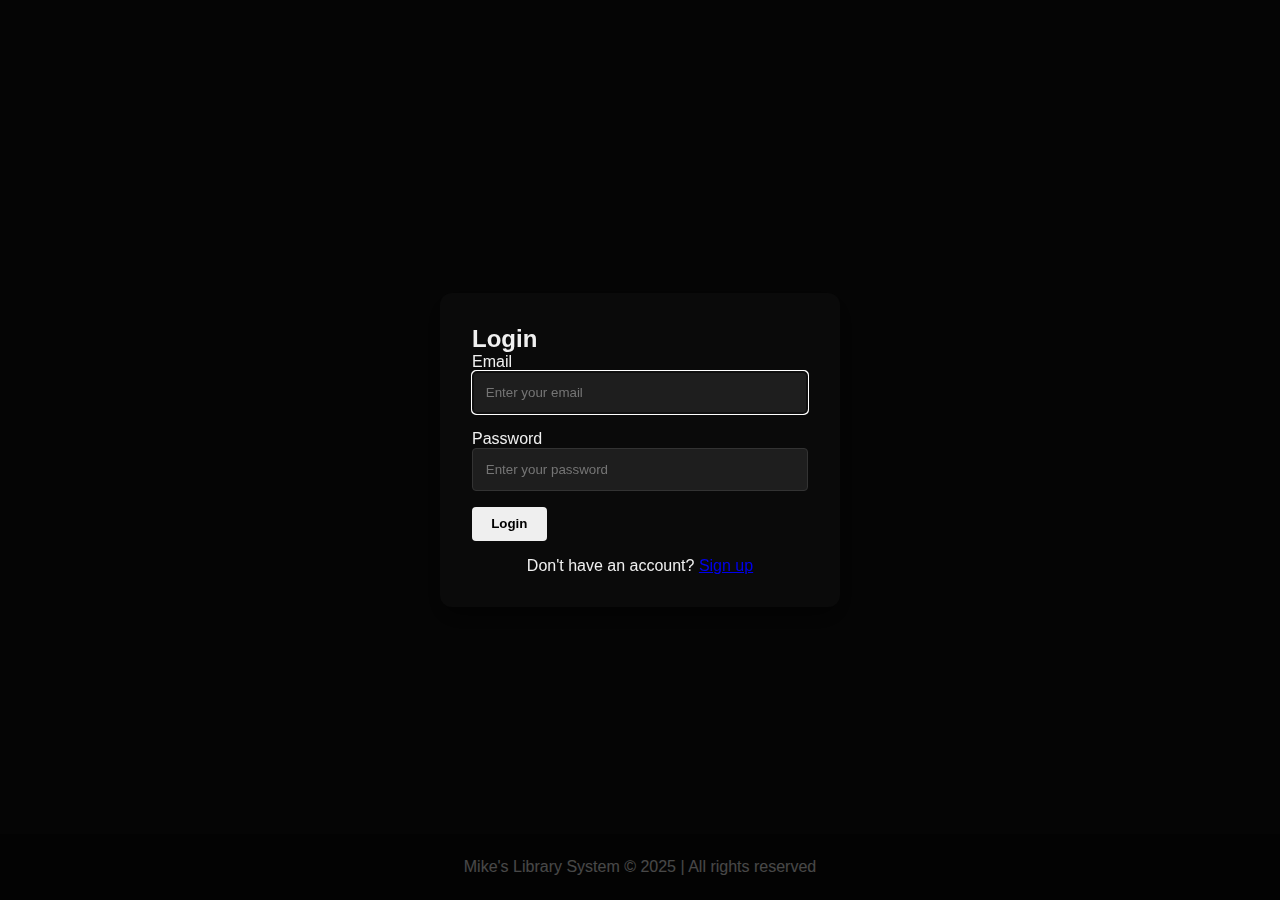
<file: index.html>
<!DOCTYPE html>
<html lang="en">
<head>
    <meta charset="UTF-8">
    <meta name="viewport" content="width=device-width, initial-scale=1.0">
    <title>Mike's Library System</title>
    <link rel="stylesheet" href="https://cdnjs.cloudflare.com/ajax/libs/font-awesome/6.4.0/css/all.min.css">
    <link rel="stylesheet" href="styles.css">
</head>
<body>
    <div class="sidebar-backdrop" id="sidebarBackdrop"></div>
    <header>
        <div class="logo">
            <i class="fas fa-book-reader logo-icon"></i>
            <div class="logo-text">Mike's Library</div>
        </div>
        
        <button class="hamburger" id="hamburgerBtn">
            <i class="fas fa-bars"></i>
        </button>

        <nav>
            <ul>
                <li><a href="#" class="nav-link active" data-section="dashboard">Dashboard</a></li>
                <li><a href="books.html" class="nav-link" data-section="books">Books</a></li>
                <li><a href="members.html" class="nav-link" data-section="members">Members</a></li>
                <li><a href="report.html" class="nav-link" data-section="reports">Reports</a></li>
            </ul>
        </nav>
        <div class="user-actions">
            <button class="btn btn-outline" id="notificationsBtn">
                <i class="fas fa-bell"></i>
                <span class="notification-badge">3</span>
            </button>
            <button id="logoutBtn" class="btn btn-primary">Logout</button>
            <button class="btn btn-primary" id="userMenuBtn">
                <i class="fas fa-user"></i> Admin
            </button>
        </div>
    </header>

    <div class="main-container">
        <aside class="sidebar">
            <div class="sidebar-section">
                <div class="sidebar-title">Main</div>
                <a class="sidebar-link active" data-section="dashboard">
                    <i class="fas fa-home"></i>
                    <span>Dashboard</span>
                </a>
                <a class="sidebar-link" data-section="books">
                    <i class="fas fa-book"></i>
                    <span>Books Catalog</span>
                </a>
                <a class="sidebar-link" data-section="members">
                    <i class="fas fa-users"></i>
                    <span>Members</span>
                </a>
            </div>

            <div class="sidebar-section">
                <div class="sidebar-title">Management</div>
                <a class="sidebar-link" id="addBookSidebarBtn">
                    <i class="fas fa-plus-circle"></i>
                    <span>Add Book</span>
                </a>
                <a class="sidebar-link" id="addMemberSidebarBtn">
                    <i class="fas fa-user-plus"></i>
                    <span>Add Member</span>
                </a>
                <a class="sidebar-link" id="borrowReturnSidebarBtn">
                    <i class="fas fa-exchange-alt"></i>
                    <span>Borrow/Return</span>
                </a>
            </div>

            <div class="sidebar-section">
                <div class="sidebar-title">Reports</div>
                <a id="statsBtn" class="sidebar-link" data-section="statistics">
                    <i class="fas fa-chart-bar"></i>
                    <span>Statistics</span>
                </a>
                <a id="historyBtn" class="sidebar-link" data-section="history">
                    <i class="fas fa-history"></i>
                    <span>Borrow History</span>
                </a>
                <a id="overdueBtn"  class="sidebar-link" data-section="overdue">
                    <i class="fas fa-exclamation-triangle"></i>
                    <span>Overdue Books</span>
                </a>
            </div>
            <div class="sidebar-section">
                <div class="sidebar-title">Admin Tools</div>
                <a class="sidebar-link" id="fineReportBtn">
                    <i class="fas fa-money-bill-wave"></i>
                    <span>Fines Report</span>
                </a>
                <a class="sidebar-link" id="bulkImportBtn">
                    <i class="fas fa-file-import"></i>
                    <span>Bulk Import</span>
                </a>
                <a class="sidebar-link" href="settings.html" id="systemSettingsBtn">
                    <i class="fas fa-cog"></i>
                    <span>System Settings</span>
                </a>
            </div>
        </aside>

        <main class="content">
            <div id="dashboard-section">                <h1>Library Dashboard</h1>
                
                <div class="search-bar">
                    <input type="text" id="searchInput" placeholder="Search for books, authors, or categories...">
                    <button id="searchBtn"><i class="fas fa-search"></i></button>
                </div>

                <div class="dashboard-grid">
                    <div class="card stat-card">
                        <div class="card-header">
                            <div class="card-title">Total Books</div>
                            <i class="fas fa-book" style="color: var(--accent);"></i>
                        </div>
                        <div class="stat-value">2,458</div>
                        <div class="stat-label">+24 added this month</div>
                    </div>

                    <div class="card stat-card">
                        <div class="card-header">
                            <div class="card-title">Borrowed Books</div>
                            <i class="fas fa-hand-holding" style="color: var(--warning);"></i>
                        </div>
                        <div class="stat-value">327</div>
                        <div class="stat-label">12 overdue returns</div>
                    </div>

                    <div class="card stat-card">
                        <div class="card-header">
                            <div class="card-title">Members</div>
                            <i class="fas fa-users" style="color: var(--success);"></i>
                        </div>
                        <div class="stat-value">893</div>
                        <div class="stat-label">+12 joined this week</div>
                    </div>
                </div>

                <div class="card" style="margin-top: 2rem;">
                    <div class="card-header">
                        <h2 class="card-title">Recently Added Books</h2>
                        <button class="btn btn-primary" id="addBookBtn">Add Book</button>
                    </div>
                    
                    <div class="books-grid" id="books-container">
                        <!-- Books will be dynamically inserted here -->
                    </div>
                </div>
            </div>
            
            <div id="books-section" style="display: none;">
                <h1>Books Catalog</h1>
                <div class="card">
                    <div class="card-header">
                        <h2 class="card-title">All Books</h2>
                        <div>
                            <button class="btn btn-outline" id="filterBtn">
                                <i class="fas fa-filter"></i> Filter
                            </button>
                            <button class="btn btn-primary" id="addBookFromCatalogBtn">
                                <i class="fas fa-plus"></i> Add Book
                            </button>
                        </div>
                    </div>
                    <div class="books-grid" id="all-books-container">
                        <!-- All books will be dynamically inserted here -->
                    </div>
                </div>
            </div>

            <div id="members-section" style="display: none;">
                <h1>Members Management</h1>
                <div class="card">
                    <div class="card-header">
                        <h2 class="card-title">Library Members</h2>
                        <button class="btn btn-primary" id="addMemberBtn">
                            <i class="fas fa-user-plus"></i> Add Member
                        </button>
                    </div>
                    <div style="padding: 1rem;">
                        <p>Member management functionality would be displayed here.</p>
                    </div>
                </div>
            </div>
        </main>
    </div>

    <!-- Add Book Modal -->
    <div class="modal" id="addBookModal">
        <div class="modal-content">
            <div class="modal-header">
                <h2 class="modal-title">Add New Book</h2>
                <button class="close-modal">&times;</button>
            </div>
            <form id="addBookForm">
                <div class="form-group">
                    <label for="bookTitle">Book Title</label>
                    <input type="text" id="bookTitle" required>
                </div>
                <div class="form-group">
                    <label for="bookAuthor">Author</label>
                    <input type="text" id="bookAuthor" required>
                </div>
                <div class="form-group">
                    <label for="bookIsbn">ISBN</label>
                    <input type="text" id="bookIsbn" required>
                </div>
                <div class="form-group">
                    <label for="bookYear">Publication Year</label>
                    <input type="number" id="bookYear" min="1000" max="2023" required>
                </div>
                <div class="form-group">
                    <label for="bookCategory">Category</label>
                    <select id="bookCategory" required>
                        <option value="">Select a category</option>
                        <option value="fiction">Fiction</option>
                        <option value="non-fiction">Non-Fiction</option>
                        <option value="sci-fi">Science Fiction</option>
                        <option value="mystery">Mystery</option>
                        <option value="biography">Biography</option>
                    </select>
                </div>
                <div class="form-group">
                    <label for="bookDescription">Description</label>
                    <textarea id="bookDescription" rows="3"></textarea>
                </div>
                <div class="form-actions">
                    <button type="button" class="btn btn-outline" id="cancelAddBook">Cancel</button>
                    <button type="submit" class="btn btn-primary">Add Book</button>
                </div>
            </form>
        </div>
    </div>

    <!-- Book Detail Modal -->
    <div class="modal" id="bookDetailModal">
        <div class="modal-content book-detail-modal">
            <div class="modal-header">
                <h2 class="modal-title" id="detailBookTitle">Book Title</h2>
                <button class="close-modal">&times;</button>
            </div>
            <div class="book-cover">
                <i class="fas fa-book"></i>
            </div>
            <div class="book-info">
                <div>
                    <strong>Author:</strong>
                    <span id="detailBookAuthor">Author Name</span>
                </div>
                <div>
                    <strong>Published:</strong>
                    <span id="detailBookYear">2023</span>
                </div>
                <div>
                    <strong>Category:</strong>
                    <span id="detailBookCategory">Fiction</span>
                </div>
                <div>
                    <strong>ISBN:</strong>
                    <span id="detailBookIsbn">1234567890</span>
                </div>
                <div>
                    <strong>Status:</strong>
                    <span id="detailBookStatus" class="status-available">Available</span>
                </div>
                <div>
                    <strong>Description:</strong>
                    <span id="detailBookDescription">Book description goes here...</span>
                </div>
            </div>
            <div class="action-buttons">
                <button class="btn btn-outline" id="borrowBookBtn">Borrow Book</button>
                <button class="btn btn-primary" id="editBookBtn">Edit Details</button>
            </div>
        </div>
    </div>

    <!-- Notification -->
    <div class="notification" id="notification">
        Operation completed successfully!
    </div>

    <footer>
        <p>Mike's Library System &copy; 2025 | All rights reserved</p>
    </footer>

    <!-- ========== LOGIN / SIGNUP MODAL ========== -->
    <div id="authModal" class="modal" style="display: flex;">
    <div class="modal-content" style="max-width: 400px; width: 90%;">
        <h2 id="authTitle">Login</h2>

        <form id="authForm">
        <div id="nameField" style="display: none;">
            <label for="authName">Full Name</label>
            <input tabindex="1" autofocus type="text" id="authName" placeholder="Enter your full name">
        </div>

        <label for="authEmail">Email</label>
        <input tabindex="2" aria-label="Please give email" type="email" id="authEmail" placeholder="Enter your email" required>

        <label for="authPassword">Password</label>
        <input tabindex="3" type="password" id="authPassword" placeholder="Enter your password" required>

        <button type="submit" class="btn primary-btn" id="authSubmitBtn">Login</button>
        </form>

        <p style="margin-top: 1rem; text-align: center;">
        <span id="authToggle">Don't have an account? <a href="#">Sign up</a></span>
        </p>
    </div>
    </div>

    <!-- Borrow / Return Modal -->
    <div class="modal" id="borrowModal">
        <div class="modal-content" style="max-width: 450px;">
            <div class="modal-header">
                <h2 class="modal-title">Borrow Book</h2>
                <button class="close-modal">&times;</button>
            </div>

            <div class="form-group">
                <label>Select Member</label>
                <select id="memberSelect" required>
                    <option value="">Select a member</option>
                </select>
            </div>

            <div class="form-actions">
                <button class="btn btn-outline close-modal">Cancel</button>
                <button class="btn btn-primary" id="confirmBorrowBtn">Confirm Borrow</button>
            </div>
        </div>
    </div>

    <!-- Return Confirmation Modal -->
<div class="modal" id="returnModal">
    <div class="modal-content" style="max-width: 400px;">
        <div class="modal-header">
            <h2 class="modal-title">Return Book</h2>
            <button class="close-modal">&times;</button>
        </div>

        <p id="returnMessage">Are you sure you want to return this book?</p>

        <div class="form-actions">
            <button class="btn btn-outline close-modal">Cancel</button>
            <button class="btn btn-primary" id="confirmReturnBtn">Confirm Return</button>
        </div>
    </div>
</div>



    <script type="module" src="scripts/index.js"></script>
</body>
</html>
</file>
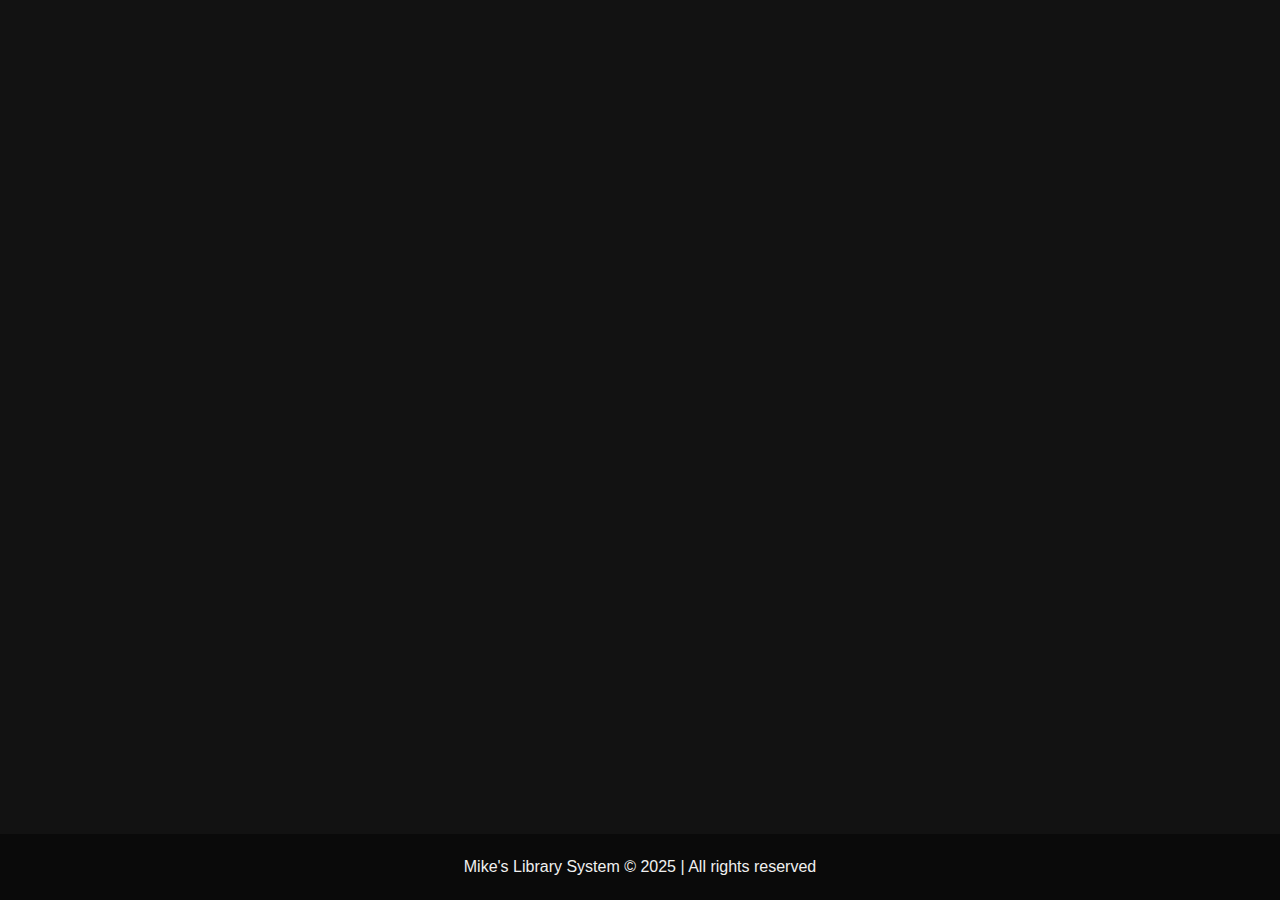
<file: books.html>
<!DOCTYPE html>
<html lang="en">
<head>
    <meta charset="UTF-8">
    <meta name="viewport" content="width=device-width, initial-scale=1.0">
    <title>Books Catalog - Mike's Library System</title>
    <link rel="stylesheet" href="https://cdnjs.cloudflare.com/ajax/libs/font-awesome/6.4.0/css/all.min.css">
    <link rel="stylesheet" href="styles.css">
</head>
<body>
    <header>
        <div class="logo">
            <i class="fas fa-book-reader logo-icon"></i>
            <div class="logo-text">Mike's Library</div>
        </div>
        
        <button class="hamburger" id="hamburgerBtn">
            <i class="fas fa-bars"></i>
        </button>
        <nav>
            <ul>
                <li><a href="index.html" class="nav-link" data-section="dashboard">Dashboard</a></li>
                <li><a href="books.html" class="nav-link active" data-section="books">Books</a></li>
                <li><a href="members.html" class="nav-link" data-section="members">Members</a></li>
                <li><a href="report.html" class="nav-link" data-section="reports">Reports</a></li>
            </ul>
        </nav>
        <div class="user-actions">
             <button class="btn btn-outline" id="notificationsBtn">
                <i class="fas fa-bell"></i>
                <span class="notification-badg">3</span>
            </button>
            <button id="logoutBtn" class="btn btn-primary">Logout</button>
        </div>
    </header>

    <div class="main-container">
        <aside class="sidebar">
            <div class="sidebar-section">
                <div class="sidebar-title">Main</div>
                <a class="sidebar-link" data-section="dashboard">
                    <i class="fas fa-home"></i>
                    <span>Dashboard</span>
                </a>
                <a class="sidebar-link active" data-section="books">
                    <i class="fas fa-book"></i>
                    <span>Books Catalog</span>
                </a>
                <a class="sidebar-link" data-section="members">
                    <i class="fas fa-users"></i>
                    <span>Members</span>
                </a>
            </div>

            <div class="sidebar-section">
                <div class="sidebar-title">Management</div>
                <a class="sidebar-link" id="addBookSidebarBtn">
                    <i class="fas fa-plus-circle"></i>
                    <span>Add Book</span>
                </a>
                <a class="sidebar-link" id="addMemberSidebarBtn">
                    <i class="fas fa-user-plus"></i>
                    <span>Add Member</span>
                </a>
                <a class="sidebar-link" id="borrowReturnSidebarBtn">
                    <i class="fas fa-exchange-alt"></i>
                    <span>Borrow/Return</span>
                </a>
            </div>

            <div class="sidebar-section">
                <div class="sidebar-title">Reports</div>
                <a id="statsBtn" class="sidebar-link" data-section="statistics">
                    <i class="fas fa-chart-bar"></i>
                    <span>Statistics</span>
                </a>
                <a id="historyBtn" class="sidebar-link" data-section="history">
                    <i class="fas fa-history"></i>
                    <span>Borrow History</span>
                </a>
                <a id="overdueBtn" class="sidebar-link" data-section="overdue">
                    <i class="fas fa-exclamation-triangle"></i>
                    <span>Overdue Books</span>
                </a>
            </div>
            <div class="sidebar-section">
                <div class="sidebar-title">Admin Tools</div>
                <a class="sidebar-link" id="fineReportBtn">
                    <i class="fas fa-money-bill-wave"></i>
                    <span>Fines Report</span>
                </a>
                <a class="sidebar-link" id="bulkImportBtn">
                    <i class="fas fa-file-import"></i>
                    <span>Bulk Import</span>
                </a>
                <a href="settings.html" class="sidebar-link" id="systemSettingsBtn">
                    <i class="fas fa-cog"></i>
                    <span>System Settings</span>
                </a>
            </div>
        </aside>

        <main class="content">
            <div class="page-header">
                <h1>Books Catalog</h1>
                <div class="search-bar">
                    <input type="text" id="searchInput" placeholder="Search for books, authors, or categories...">
                    <button id="searchBtn"><i class="fas fa-search"></i></button>
                </div>
            </div>

            <div class="card">
                <div class="card-header">
                    <h2 class="card-title">All Books</h2>
                    <div class="action-buttons">
                        <button class="btn btn-outline" id="filterBtn">
                            <i class="fas fa-filter"></i> Filter
                        </button>
                        <button class="btn btn-primary" id="addBookFromCatalogBtn">
                            <i class="fas fa-plus"></i> Add Book
                        </button>
                    </div>
                </div>
                <div class="books-grid" id="all-books-container">
                    <!-- All books will be dynamically inserted here -->
                </div>
            </div>
        </main>
    </div>

    <!-- Add Book Modal -->
    <div class="modal" id="addBookModal">
        <div class="modal-content">
            <div class="modal-header">
                <h2 class="modal-title">Add New Book</h2>
                <button class="close-modal">&times;</button>
            </div>
            <form id="addBookForm">
                <div class="form-group">
                    <label for="bookTitle">Book Title</label>
                    <input type="text" id="bookTitle" required>
                </div>
                <div class="form-group">
                    <label for="bookAuthor">Author</label>
                    <input type="text" id="bookAuthor" required>
                </div>
                <div class="form-group">
                    <label for="bookIsbn">ISBN</label>
                    <input type="text" id="bookIsbn" required>
                </div>
                <div class="form-group">
                    <label for="bookYear">Publication Year</label>
                    <input type="number" id="bookYear" min="1000" max="2023" required>
                </div>
                <div class="form-group">
                    <label for="bookCategory">Category</label>
                    <select id="bookCategory" required>
                        <option value="">Select a category</option>
                        <option value="fiction">Fiction</option>
                        <option value="non-fiction">Non-Fiction</option>
                        <option value="sci-fi">Science Fiction</option>
                        <option value="mystery">Mystery</option>
                        <option value="biography">Biography</option>
                    </select>
                </div>
                <div class="form-group">
                    <label for="bookDescription">Description</label>
                    <textarea id="bookDescription" rows="3"></textarea>
                </div>
                <div class="form-actions">
                    <button type="button" class="btn btn-outline" id="cancelAddBook">Cancel</button>
                    <button type="submit" class="btn btn-primary">Add Book</button>
                </div>
            </form>
        </div>
    </div>

    <!-- Book Detail Modal -->
    <div class="modal" id="bookDetailModal">
        <div class="modal-content book-detail-modal">
            <div class="modal-header">
                <h2 class="modal-title" id="detailBookTitle">Book Title</h2>
                <button class="close-modal">&times;</button>
            </div>
            <div class="book-cover">
                <i class="fas fa-book"></i>
            </div>
            <div class="book-info">
                <div>
                    <strong>Author:</strong>
                    <span id="detailBookAuthor">Author Name</span>
                </div>
                <div>
                    <strong>Published:</strong>
                    <span id="detailBookYear">2023</span>
                </div>
                <div>
                    <strong>Category:</strong>
                    <span id="detailBookCategory">Fiction</span>
                </div>
                <div>
                    <strong>ISBN:</strong>
                    <span id="detailBookIsbn">1234567890</span>
                </div>
                <div>
                    <strong>Status:</strong>
                    <span id="detailBookStatus" class="status-available">Available</span>
                </div>
                <div>
                    <strong>Description:</strong>
                    <span id="detailBookDescription">Book description goes here...</span>
                </div>
            </div>
            <div class="action-buttons">
                <button class="btn btn-outline" id="borrowBookBtn">Borrow Book</button>
                <button class="btn btn-primary" id="editBookBtn">Edit Details</button>
            </div>
        </div>
    </div>

    <!-- Borrow / Return Modal -->
    <div class="modal" id="borrowModal">
        <div class="modal-content" style="max-width: 450px;">
            <div class="modal-header">
                <h2 class="modal-title">Borrow Book</h2>
                <button class="close-modal">&times;</button>
            </div>

            <div class="form-group">
                <label>Select Member</label>
                <select id="memberSelect" required>
                    <option value="">Select a member</option>
                </select>
            </div>

            <div class="form-actions">
                <button class="btn btn-outline close-modal">Cancel</button>
                <button class="btn btn-primary" id="confirmBorrowBtn">Confirm Borrow</button>
            </div>
        </div>
    </div>

    <!-- Notification -->
    <div class="notification" id="notification">
        Operation completed successfully!
    </div>

    <footer>
        <p>Mike's Library System &copy; 2025 | All rights reserved</p>
    </footer>

    <script type="module" src="scripts/index.js"></script>
    <!-- <script type="module" src="scripts/main.js"></script> -->
</body>
</html>
</file>
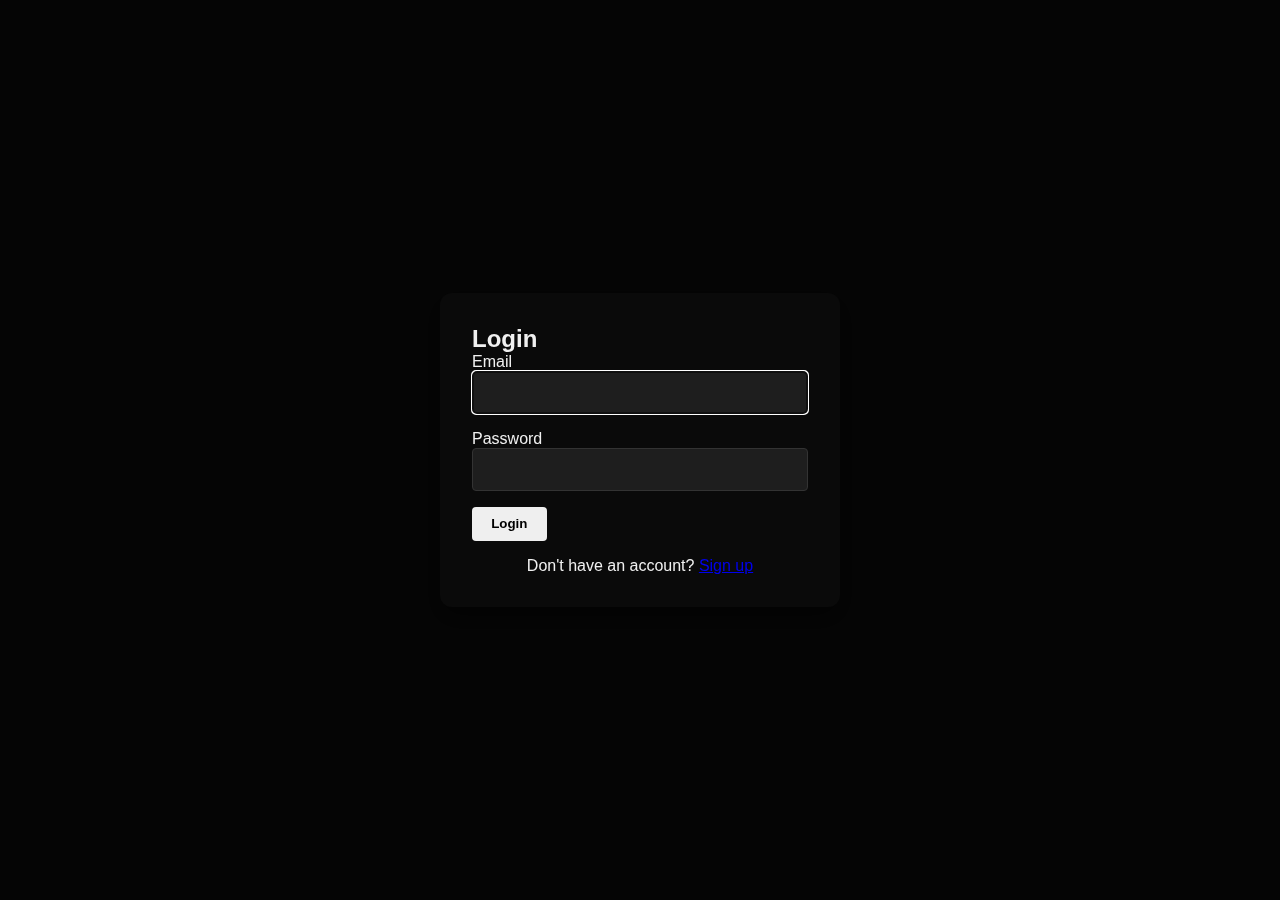
<file: members.html>
<!DOCTYPE html>
<html lang="en">
<head>
    <meta charset="UTF-8" />
    <meta name="viewport" content="width=device-width, initial-scale=1.0"/>
    <title>Mike's Library System - Members</title>
    <link rel="stylesheet" href="https://cdnjs.cloudflare.com/ajax/libs/font-awesome/6.4.0/css/all.min.css">
    <link rel="stylesheet" href="styles.css">
</head>

<body>
    <header>
        <div class="logo">
            <i class="fas fa-book-reader logo-icon"></i>
            <div class="logo-text">Mike's Library</div>
        </div>

        <button class="hamburger" id="hamburgerBtn">
            <i class="fas fa-bars"></i>
        </button>

        <nav>
            <ul>
                <li><a href="index.html" class="nav-link" data-section="dashboard">Dashboard</a></li>
                <li><a href="books.html" class="nav-link" data-section="books">Books</a></li>
                <li><a href="members.html" class="nav-link active" data-section="members">Members</a></li>
                <li><a href="report.html" class="nav-link" data-section="reports">Reports</a></li>
            </ul>
        </nav>
        <div class="user-actions">
            <button class="btn btn-outline" id="notificationsBtn">
                <i class="fas fa-bell"></i>
                <span class="notification-badg">3</span>
            </button>
            <button id="logoutBtn" class="btn btn-primary">Logout</button>
        </div>
    </header>

    <div class="main-container">
        <aside class="sidebar">
            <div class="sidebar-section">
                <div class="sidebar-title">Main</div>
                <a class="sidebar-link" data-section="dashboard">
                    <i class="fas fa-home"></i><span>Dashboard</span>
                </a>
                <a class="sidebar-link" data-section="books">
                    <i class="fas fa-book"></i><span>Books Catalog</span>
                </a>
                <a class="sidebar-link active" data-section="members">
                    <i class="fas fa-users"></i><span>Members</span>
                </a>
            </div>

            <div class="sidebar-section">
                <div class="sidebar-title">Management</div>
                <a class="sidebar-link" id="addBookSidebarBtn">
                    <i class="fas fa-plus-circle"></i><span>Add Book</span>
                </a>
                <a class="sidebar-link" id="addMemberSidebarBtn">
                    <i class="fas fa-user-plus"></i><span>Add Member</span>
                </a>
                <a class="sidebar-link" id="borrowReturnSidebarBtn">
                    <i class="fas fa-exchange-alt"></i><span>Borrow/Return</span>
                </a>
            </div>

            <div class="sidebar-section">
                <div class="sidebar-title">Reports</div>
                <a id="statsBtn" class="sidebar-link" data-section="statistics">
                    <i class="fas fa-chart-bar"></i><span>Statistics</span>
                </a>
                <a id="historyBtn" class="sidebar-link" data-section="history">
                    <i class="fas fa-history"></i><span>Borrow History</span>
                </a>
                <a id="overdueBtn" class="sidebar-link" data-section="overdue">
                    <i class="fas fa-exclamation-triangle"></i><span>Overdue Books</span>
                </a>
            </div>
        </aside>

        <main class="content">
            <div id="dashboard-section" style="display:none;">
                <h1>Library Dashboard</h1>
            </div>

            <div id="books-section" style="display:none;">
                <h1>Books Catalog</h1>
            </div>

            <!-- MEMBERS SECTION -->
            <div id="members-section">
                <h1>Members Management</h1>

                <div class="card" style="margin-top: 1rem;">
                    <div class="card-header">
                        <h2 class="card-title">Library Members</h2>
                        <button class="btn btn-primary" id="addMemberBtn">
                            <i class="fas fa-user-plus"></i> Add Member
                        </button>
                    </div>

                    <div style="padding: 1rem; display:flex; gap:1rem; align-items:center; flex-wrap:wrap;">
                        <div style="flex:1; min-width:240px;">
                            <input id="memberSearchInput" type="text" placeholder="Search members by name or email..." style="width:100%; padding:0.7rem; border-radius:6px; border:1px solid #333; background:var(--darker-bg); color:var(--text-primary);" />
                        </div>
                        <div style="display:flex; gap:0.5rem;">
                            <button id="memberSearchBtn" class="btn btn-outline">
                                <i class="fas fa-search"></i> Search
                            </button>
                        </div>
                    </div>

                    <div style="padding: 1rem;">
                        <div class="card" style="padding:0;">
                            <div style="overflow:auto;">
                                <table style="width:100%; border-collapse:collapse; min-width:700px;">
                                    <thead>
                                        <tr style="background: rgba(138,43,226,0.08); color:var(--text-primary);">
                                            <th style="padding:12px 16px;">ID</th>
                                            <th style="padding:12px 16px;">Name</th>
                                            <th style="padding:12px 16px;">Email</th>
                                            <th style="padding:12px 16px;">Phone</th>
                                            <th style="padding:12px 16px;">Joined</th>
                                            <th style="padding:12px 16px; text-align:center;">Actions</th>
                                        </tr>
                                    </thead>
                                    <tbody id="membersTableBody">
                                        <tr>
                                            <td colspan="6" style="padding:2.5rem; text-align:center; color:var(--text-secondary);">
                                                No members yet. Click <strong>Add Member</strong> to create the first member.
                                            </td>
                                        </tr>
                                    </tbody>
                                </table>
                            </div>
                        </div>
                    </div>

                </div>
            </div>
            <!-- END MEMBERS SECTION -->

        </main>
    </div>

    <!-- ADD MEMBER MODAL -->
    <div class="modal" id="addMemberModal">
        <div class="modal-content">
            <div class="modal-header">
                <h2 class="modal-title">Add New Member</h2>
                <button class="close-modal" data-close="true">&times;</button>
            </div>

            <form id="addMemberForm">
                <div class="form-group">
                    <label for="memberName">Full Name</label>
                    <input type="text" id="memberName" required>
                </div>

                <div class="form-group">
                    <label for="memberEmail">Email</label>
                    <input type="email" id="memberEmail" required>
                </div>

                <div class="form-group">
                    <label for="memberPhone">Phone</label>
                    <input type="text" id="memberPhone">
                </div>

                <div class="form-actions">
                    <button type="button" class="btn btn-outline" id="cancelAddMember">Cancel</button>
                    <button type="submit" class="btn btn-primary">Add Member</button>
                </div>
            </form>
        </div>
    </div>

    <!-- VIEW MEMBER MODAL -->
    <div class="modal" id="viewMemberModal">
        <div class="modal-content" style="max-width:720px;">
            <div class="modal-header">
                <h2 class="modal-title">Member Details</h2>
                <button class="close-modal" data-close="true">&times;</button>
            </div>

            <div style="display:flex; gap:1.5rem; flex-wrap:wrap;">
                <div style="flex:1; min-width:240px;">
                    <strong>Name</strong>
                    <div id="viewMemberName" class="detail"></div>

                    <strong>Email</strong>
                    <div id="viewMemberEmail" class="detail"></div>

                    <strong>Phone</strong>
                    <div id="viewMemberPhone" class="detail"></div>

                    <strong>Date Joined</strong>
                    <div id="viewMemberDate" class="detail"></div>
                </div>

                <div style="flex:1; min-width:260px;">
                    <h3>Borrowed Books</h3>
                    <div id="viewBorrowedBooks" class="borrowed-box">No books borrowed.</div>
                </div>
            </div>

            <div class="form-actions" style="margin-top:1.2rem;">
                <button class="btn btn-outline" data-close="true">Close</button>
                <button class="btn btn-primary" id="viewMemberEditBtn">Edit Member</button>
            </div>
        </div>
    </div>

    <!-- EDIT MEMBER MODAL -->
    <div class="modal" id="editMemberModal">
        <div class="modal-content">
            <div class="modal-header">
                <h2 class="modal-title">Edit Member</h2>
                <button class="close-modal" data-close="true">&times;</button>
            </div>

            <form id="editMemberForm">
                <input type="hidden" id="editMemberId" />

                <div class="form-group">
                    <label for="editMemberName">Full Name</label>
                    <input type="text" id="editMemberName" required>
                </div>

                <div class="form-group">
                    <label for="editMemberEmail">Email</label>
                    <input type="email" id="editMemberEmail" required>
                </div>

                <div class="form-group">
                    <label for="editMemberPhone">Phone</label>
                    <input type="text" id="editMemberPhone">
                </div>

                <div class="form-actions">
                    <button type="button" class="btn btn-outline" data-close="true">Cancel</button>
                    <button type="submit" class="btn btn-primary">Save Changes</button>
                </div>
            </form>
        </div>
    </div>

    <!-- DELETE MEMBER MODAL -->
    <div class="modal" id="deleteMemberModal">
        <div class="modal-content">
            <div class="modal-header">
                <h2 class="modal-title" style="color:var(--danger);">Delete Member</h2>
                <button class="close-modal" data-close="true">&times;</button>
            </div>

            <p>Are you sure you want to delete <strong id="deleteMemberName">this member</strong>?</p>

            <div class="form-actions">
                <button class="btn btn-outline" data-close="true">Cancel</button>
                <button class="btn" id="confirmDeleteMember" style="background:var(--danger); color:#fff;">Delete</button>
            </div>
        </div>
    </div>

    <!-- GLOBAL NOTIFICATION -->
    <div class="notification" id="notification"></div>

    <!-- AUTH MODAL -->
    <div id="authModal" class="modal" style="display: none;">
        <div class="modal-content" style="max-width: 400px; width: 90%;">
            <h2 id="authTitle">Login</h2>
            <form id="authForm">
                <div id="nameField" style="display: none;">
                    <label for="authName">Full Name</label>
                    <input type="text" id="authName">
                </div>

                <label for="authEmail">Email</label>
                <input type="email" id="authEmail" required>

                <label for="authPassword">Password</label>
                <input type="password" id="authPassword" required>

                <button type="submit" class="btn primary-btn" id="authSubmitBtn">Login</button>
            </form>

            <p style="margin-top: 1rem; text-align: center;">
                <span id="authToggle">Don't have an account? <a href="#">Sign up</a></span>
            </p>
        </div>
    </div>

    <!-- ONLY this JS will run -->
    <script type="module" src="scripts/index.js"></script>
    <!-- <script type="module" src="scripts/main.js"></script> -->

</body>
</html>
</file>
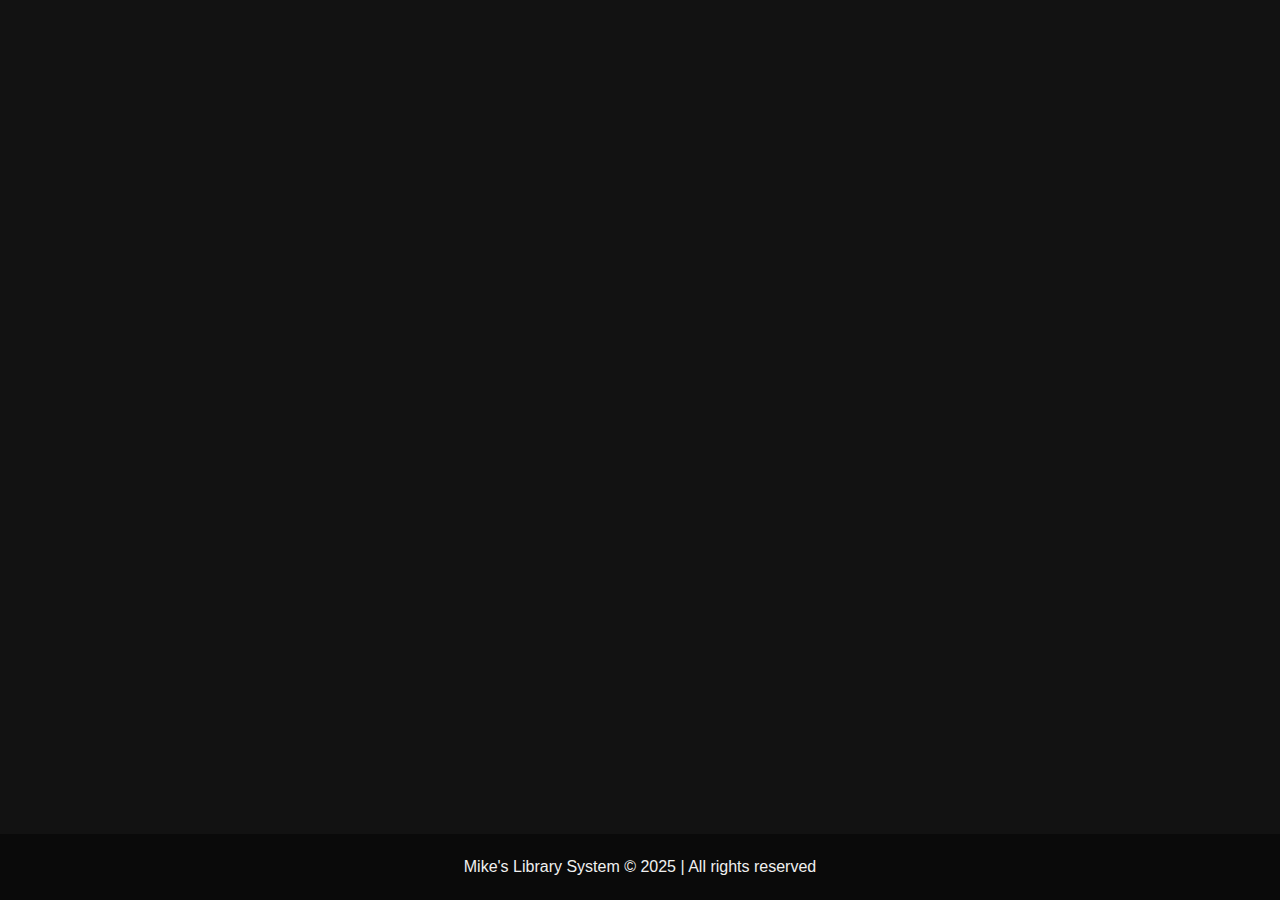
<file: report.html>
<!DOCTYPE html>
<html lang="en">
<head>
    <meta charset="UTF-8">
    <meta name="viewport" content="width=device-width, initial-scale=1.0">
    <title>Reports - Mike's Library System</title>
    <link rel="stylesheet" href="https://cdnjs.cloudflare.com/ajax/libs/font-awesome/6.4.0/css/all.min.css">
    <link rel="stylesheet" href="styles.css">
</head>
<body>
    <header>
        <div class="logo">
            <i class="fas fa-book-reader logo-icon"></i>
            <div class="logo-text">Mike's Library</div>
        </div>
        <button class="hamburger" id="hamburgerBtn">
            <i class="fas fa-bars"></i>
        </button>
        <nav>
            <ul>
                <li><a href="index.html" class="nav-link" data-section="dashboard">Dashboard</a></li>
                <li><a href="books.html" class="nav-link" data-section="books">Books</a></li>
                <li><a href="members.html" class="nav-link" data-section="members">Members</a></li>
                <li><a href="report.html" class="nav-link active" data-section="reports">Reports</a></li>
            </ul>
        </nav>
        <div class="user-actions">
            <button class="btn btn-outline" id="notificationsBtn">
                <i class="fas fa-bell"></i>
                <span class="notification-badg">3</span>
            </button>
            <button id="logoutBtn" class="btn btn-primary">Logout</button>
        </div>
    </header>

    <div class="main-container">
        <aside class="sidebar">
            <div class="sidebar-section">
                <div class="sidebar-title">Main</div>
                <a class="sidebar-link" data-section="dashboard">
                    <i class="fas fa-home"></i>
                    <span>Dashboard</span>
                </a>
                <a class="sidebar-link" data-section="books">
                    <i class="fas fa-book"></i>
                    <span>Books Catalog</span>
                </a>
                <a class="sidebar-link" data-section="members">
                    <i class="fas fa-users"></i>
                    <span>Members</span>
                </a>
            </div>

            <div class="sidebar-section">
                <div class="sidebar-title">Management</div>
                <a class="sidebar-link" id="addBookSidebarBtn">
                    <i class="fas fa-plus-circle"></i>
                    <span>Add Book</span>
                </a>
                <a class="sidebar-link" id="addMemberSidebarBtn">
                    <i class="fas fa-user-plus"></i>
                    <span>Add Member</span>
                </a>
                <a class="sidebar-link" id="borrowReturnSidebarBtn">
                    <i class="fas fa-exchange-alt"></i>
                    <span>Borrow/Return</span>
                </a>
            </div>

            <div class="sidebar-section">
                <div class="sidebar-title">Reports</div>
                <a id="statsBtn" class="sidebar-link active" data-section="statistics">
                    <i class="fas fa-chart-bar"></i>
                    <span>Statistics</span>
                </a>
                <a id="historyBtn" class="sidebar-link" data-section="history">
                    <i class="fas fa-history"></i>
                    <span>Borrow History</span>
                </a>
                <a id="overdueBtn" class="sidebar-link" data-section="overdue">
                    <i class="fas fa-exclamation-triangle"></i>
                    <span>Overdue Books</span>
                </a>
            </div>
            <div class="sidebar-section">
                <div class="sidebar-title">Admin Tools</div>
                <a class="sidebar-link" id="fineReportBtn">
                    <i class="fas fa-money-bill-wave"></i>
                    <span>Fines Report</span>
                </a>
                <a class="sidebar-link" id="bulkImportBtn">
                    <i class="fas fa-file-import"></i>
                    <span>Bulk Import</span>
                </a>
                <a href="settings.html" class="sidebar-link" id="systemSettingsBtn">
                    <i class="fas fa-cog"></i>
                    <span>System Settings</span>
                </a>
            </div>
        </aside>

        <main class="content">
            <div class="page-header">
                <h1>Library Reports & Analytics</h1>
                <div class="report-actions">
                    <button class="btn btn-outline" id="generateReportBtn">
                        <i class="fas fa-download"></i> Export Report
                    </button>
                </div>
            </div>

            <div class="reports-grid">
                <div class="card stat-card">
                    <div class="card-header">
                        <div class="card-title">Total Books</div>
                        <i class="fas fa-book" style="color: var(--accent);"></i>
                    </div>
                    <div class="stat-value" id="totalBooksStat">0</div>
                    <div class="stat-label">Across all categories</div>
                </div>

                <div class="card stat-card">
                    <div class="card-header">
                        <div class="card-title">Active Members</div>
                        <i class="fas fa-users" style="color: var(--success);"></i>
                    </div>
                    <div class="stat-value" id="activeMembersStat">0</div>
                    <div class="stat-label">Registered members</div>
                </div>

                <div class="card stat-card">
                    <div class="card-header">
                        <div class="card-title">Borrowed Books</div>
                        <i class="fas fa-hand-holding" style="color: var(--warning);"></i>
                    </div>
                    <div class="stat-value" id="borrowedBooksStat">0</div>
                    <div class="stat-label">Currently on loan</div>
                </div>

                <div class="card stat-card">
                    <div class="card-header">
                        <div class="card-title">Overdue Books</div>
                        <i class="fas fa-exclamation-triangle" style="color: var(--danger);"></i>
                    </div>
                    <div class="stat-value" id="overdueBooksStat">0</div>
                    <div class="stat-label">Past return date</div>
                </div>
            </div>

            <div class="cards-row">
                <div class="card">
                    <div class="card-header">
                        <h2 class="card-title">Category Distribution</h2>
                    </div>
                    <div class="category-list" id="categoryDistribution">
                        <!-- Category distribution will be dynamically inserted here -->
                    </div>
                </div>

                <div class="card">
                    <div class="card-header">
                        <h2 class="card-title">Quick Actions</h2>
                    </div>
                    <div class="quick-actions">
                        <button class="btn btn-outline action-btn" onclick="showFineReport()">
                            <i class="fas fa-money-bill-wave"></i>
                            View Fines Report
                        </button>
                        <button class="btn btn-outline action-btn" onclick="renderBorrowReturnList()">
                            <i class="fas fa-list"></i>
                            View Borrowed Books
                        </button>
                        <button class="btn btn-outline action-btn" id="viewOverdueBtn">
                            <i class="fas fa-exclamation-triangle"></i>
                            View Overdue Books
                        </button>
                    </div>
                </div>
            </div>

            <div class="card">
                <div class="card-header">
                    <h2 class="card-title">Recent Borrowing Activity</h2>
                </div>
                <div class="table-container">
                    <table class="data-table">
                        <thead>
                            <tr>
                                <th>Book Title</th>
                                <th>Member</th>
                                <th>Borrow Date</th>
                                <th>Due Date</th>
                                <th>Return Date</th>
                                <th>Status</th>
                            </tr>
                        </thead>
                        <tbody id="borrowingActivityBody">
                            <!-- Borrowing activity will be dynamically inserted here -->
                        </tbody>
                    </table>
                </div>
            </div>

            <div class="card">
                <div class="card-header">
                    <h2 class="card-title">Library Statistics</h2>
                </div>
                <div class="stats-details">
                    <div class="stat-item">
                        <span class="stat-label">Available Books:</span>
                        <span class="stat-value" id="availableBooksCount">0</span>
                    </div>
                    <div class="stat-item">
                        <span class="stat-label">Borrowed Books:</span>
                        <span class="stat-value" id="borrowedBooksCount">0</span>
                    </div>
                    <div class="stat-item">
                        <span class="stat-label">Total Borrow Transactions:</span>
                        <span class="stat-value" id="totalTransactions">0</span>
                    </div>
                    <div class="stat-item">
                        <span class="stat-label">Pending Returns:</span>
                        <span class="stat-value" id="pendingReturns">0</span>
                    </div>
                </div>
            </div>
        </main>
    </div>

    <!-- Notification -->
    <div class="notification" id="notification">
        Operation completed successfully!
    </div>

    <footer>
        <p>Mike's Library System &copy; 2025 | All rights reserved</p>
    </footer>

    <script type="module" src="scripts/index.js"></script>
    <!-- <script type="module" src="scripts/main.js"></script> -->
</body>
</html>
</file>
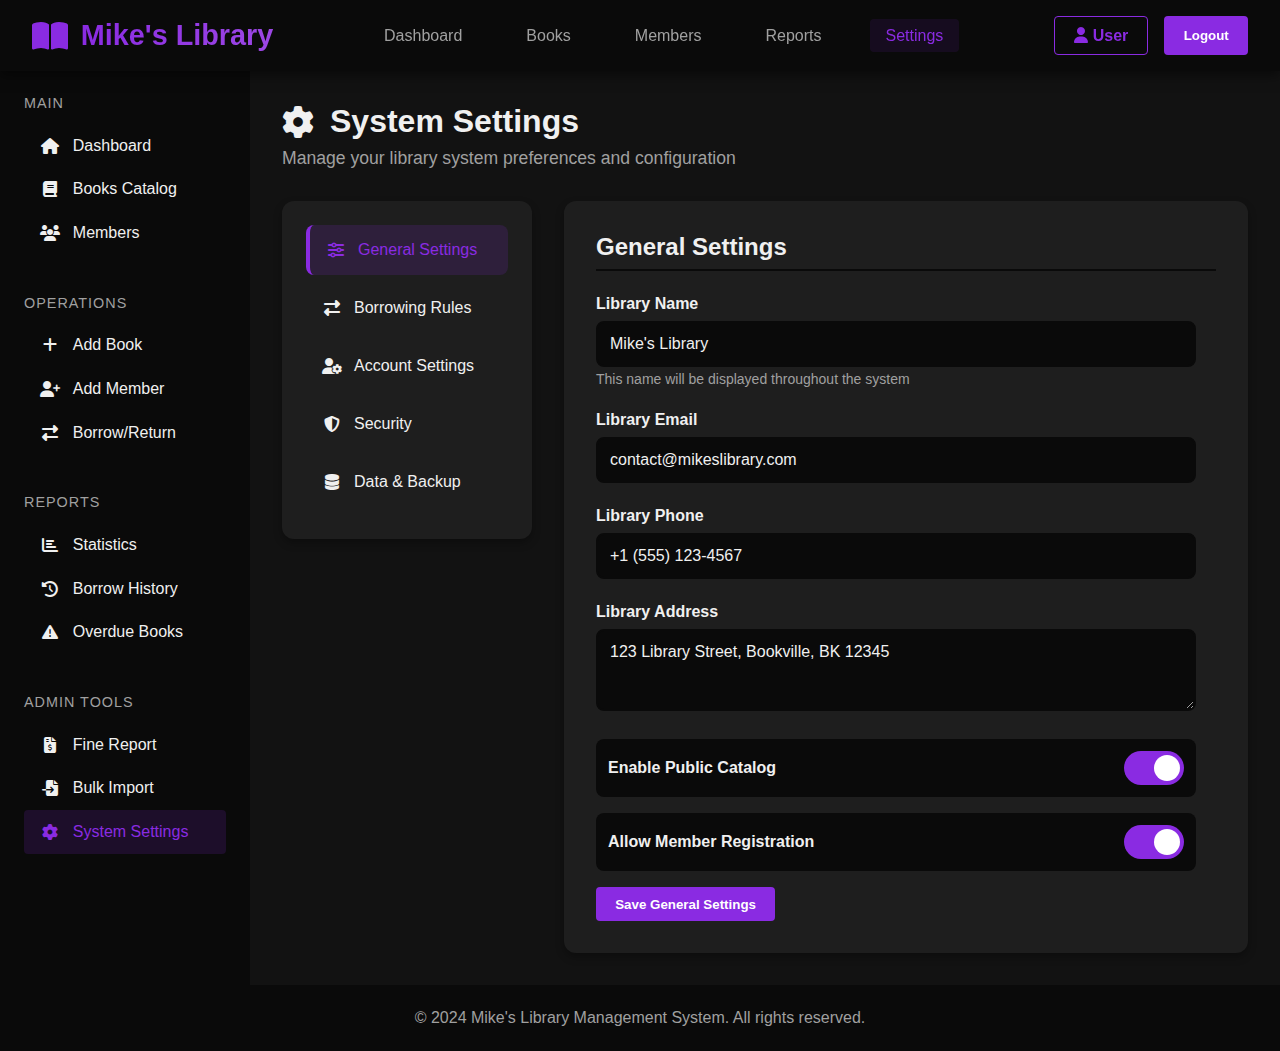
<file: settings.html>
<!DOCTYPE html>
<html lang="en">
<head>
    <meta charset="UTF-8">
    <meta name="viewport" content="width=device-width, initial-scale=1.0">
    <title>Settings - Library Management System</title>
    <link rel="stylesheet" href="https://cdnjs.cloudflare.com/ajax/libs/font-awesome/6.4.0/css/all.min.css">
    <style>
        :root {
            --dark-bg: #121212;
            --darker-bg: #0a0a0a;
            --card-bg: #1e1e1e;
            --accent: #8a2be2;
            --accent-light: #9c47e5;
            --text-primary: #f0f0f0;
            --text-secondary: #a0a0a0;
            --success: #00cc66;
            --warning: #ffcc00;
            --danger: #ff3333;
        }

        * {
            margin: 0;
            padding: 0;
            box-sizing: border-box;
            font-family: 'Segoe UI', Tahoma, Geneva, Verdana, sans-serif;
        }

        body {
            background-color: var(--dark-bg);
            color: var(--text-primary);
            min-height: 100vh;
            display: flex;
            flex-direction: column;
        }

        /* ===== HEADER & NAVIGATION ===== */
        header {
            background-color: var(--darker-bg);
            padding: 1rem 2rem;
            display: flex;
            justify-content: space-between;
            align-items: center;
            box-shadow: 0 4px 12px rgba(0, 0, 0, 0.5);
            position: sticky;
            top: 0;
            z-index: 100;
        }

        .logo {
            display: flex;
            align-items: center;
            gap: 0.8rem;
        }

        .logo-icon {
            color: var(--accent);
            font-size: 2rem;
        }

        .logo-text {
            font-size: 1.8rem;
            font-weight: 700;
            background: linear-gradient(to right, var(--accent), var(--accent-light));
            -webkit-background-clip: text;
            -webkit-text-fill-color: transparent;
        }

        /* Hamburger Menu */
        .hamburger {
            display: none;
            font-size: 1.8rem;
            cursor: pointer;
            color: var(--accent);
            background: none;
            border: none;
            z-index: 1001;
        }

        /* Navigation - Hidden by default on mobile */
        nav {
            display: block;
        }

        nav ul {
            display: flex;
            list-style: none;
            gap: 2rem;
        }

        nav a {
            color: var(--text-secondary);
            text-decoration: none;
            font-weight: 500;
            transition: color 0.3s;
            padding: 0.5rem 1rem;
            border-radius: 4px;
        }

        nav a:hover, nav a.active {
            color: var(--accent);
            background-color: rgba(138, 43, 226, 0.1);
        }

        .user-actions {
            display: flex;
            gap: 1rem;
        }

        .btn {
            padding: 0.6rem 1.2rem;
            border: none;
            border-radius: 4px;
            cursor: pointer;
            font-weight: 600;
            transition: all 0.3s;
        }

        .btn-primary {
            background-color: var(--accent);
            color: white;
        }

        .btn-primary:hover {
            background-color: var(--accent-light);
            transform: translateY(-2px);
        }

        .btn-outline {
            background-color: transparent;
            border: 1px solid var(--accent);
            color: var(--accent);
        }

        .btn-outline:hover {
            background-color: var(--accent);
            color: white;
        }

        .btn-danger {
            background-color: var(--danger);
            color: white;
        }

        .btn-danger:hover {
            background-color: #ff5555;
            transform: translateY(-2px);
        }

        .notification-badge {
            background: var(--danger);
            color: white;
            border-radius: 50%;
            width: 20px;
            height: 20px;
            font-size: 0.75rem;
            display: flex;
            align-items: center;
            justify-content: center;
            margin-left: 0.3rem;
        }

        /* ===== MAIN LAYOUT ===== */
        .main-container {
            display: flex;
            flex: 1;
        }

        .sidebar {
            width: 250px;
            background-color: var(--darker-bg);
            padding: 1.5rem;
            display: flex;
            flex-direction: column;
            gap: 1rem;
            transition: transform 0.3s ease;
        }

        .sidebar-section {
            margin-bottom: 1.5rem;
        }

        .sidebar-title {
            color: var(--text-secondary);
            font-size: 0.9rem;
            text-transform: uppercase;
            letter-spacing: 1px;
            margin-bottom: 0.8rem;
        }

        .sidebar-link {
            display: flex;
            align-items: center;
            gap: 0.8rem;
            padding: 0.8rem 1rem;
            color: var(--text-primary);
            text-decoration: none;
            border-radius: 4px;
            transition: all 0.3s;
            cursor: pointer;
        }

        .sidebar-link:hover, .sidebar-link.active {
            background-color: rgba(138, 43, 226, 0.15);
            color: var(--accent);
        }

        .sidebar-link i {
            width: 20px;
            text-align: center;
        }

        .content {
            flex: 1;
            padding: 2rem;
            overflow-y: auto;
        }

        /* ===== SETTINGS PAGE SPECIFIC STYLES ===== */
        .settings-container {
            max-width: 1200px;
            margin: 0 auto;
        }

        .settings-header {
            margin-bottom: 2rem;
        }

        .settings-header h1 {
            font-size: 2rem;
            color: var(--text-primary);
            margin-bottom: 0.5rem;
            display: flex;
            align-items: center;
            gap: 1rem;
        }

        .settings-header p {
            color: var(--text-secondary);
            font-size: 1.1rem;
        }

        .settings-grid {
            display: grid;
            grid-template-columns: 250px 1fr;
            gap: 2rem;
        }

        .settings-sidebar {
            background: var(--card-bg);
            border-radius: 12px;
            padding: 1.5rem;
            box-shadow: 0 4px 8px rgba(0, 0, 0, 0.3);
            height: fit-content;
        }

        .settings-nav {
            list-style: none;
            padding: 0;
            margin: 0;
        }

        .settings-nav-item {
            margin-bottom: 0.5rem;
        }

        .settings-nav-link {
            display: flex;
            align-items: center;
            padding: 1rem;
            color: var(--text-primary);
            text-decoration: none;
            border-radius: 8px;
            transition: all 0.3s ease;
            font-weight: 500;
        }

        .settings-nav-link:hover {
            background: rgba(138, 43, 226, 0.1);
            color: var(--accent);
        }

        .settings-nav-link.active {
            background: rgba(138, 43, 226, 0.15);
            color: var(--accent);
            border-left: 4px solid var(--accent);
        }

        .settings-nav-link i {
            margin-right: 0.75rem;
            width: 20px;
            text-align: center;
        }

        .settings-content {
            background: var(--card-bg);
            border-radius: 12px;
            padding: 2rem;
            box-shadow: 0 4px 8px rgba(0, 0, 0, 0.3);
        }

        .settings-section {
            display: none;
        }

        .settings-section.active {
            display: block;
        }

        .settings-section h2 {
            font-size: 1.5rem;
            color: var(--text-primary);
            margin-bottom: 1.5rem;
            padding-bottom: 0.5rem;
            border-bottom: 2px solid var(--darker-bg);
        }

        .settings-section h3 {
            font-size: 1.2rem;
            color: var(--text-primary);
            margin: 1.5rem 0 1rem 0;
        }

        /* Form Styles for Settings */
        .settings-form {
            max-width: 600px;
        }

        .form-group {
            margin-bottom: 1.5rem;
        }

        .form-group label {
            display: block;
            margin-bottom: 0.5rem;
            font-weight: 600;
            color: var(--text-primary);
        }

        .form-control {
            width: 100%;
            padding: 0.75rem;
            border: 2px solid var(--darker-bg);
            border-radius: 8px;
            font-size: 1rem;
            transition: border-color 0.3s ease;
            background-color: var(--darker-bg);
            color: var(--text-primary);
        }

        .form-control:focus {
            outline: none;
            border-color: var(--accent);
        }

        .form-text {
            font-size: 0.875rem;
            color: var(--text-secondary);
            margin-top: 0.25rem;
        }

        /* Toggle Switch */
        .toggle-group {
            display: flex;
            align-items: center;
            justify-content: space-between;
            margin-bottom: 1rem;
            padding: 0.75rem;
            background: var(--darker-bg);
            border-radius: 8px;
        }

        .toggle-label {
            font-weight: 600;
            color: var(--text-primary);
        }

        .toggle-switch {
            position: relative;
            display: inline-block;
            width: 60px;
            height: 34px;
        }

        .toggle-switch input {
            opacity: 0;
            width: 0;
            height: 0;
        }

        .toggle-slider {
            position: absolute;
            cursor: pointer;
            top: 0;
            left: 0;
            right: 0;
            bottom: 0;
            background-color: #333;
            transition: .4s;
            border-radius: 34px;
        }

        .toggle-slider:before {
            position: absolute;
            content: "";
            height: 26px;
            width: 26px;
            left: 4px;
            bottom: 4px;
            background-color: white;
            transition: .4s;
            border-radius: 50%;
        }

        input:checked + .toggle-slider {
            background-color: var(--accent);
        }

        input:checked + .toggle-slider:before {
            transform: translateX(26px);
        }

        /* Danger Zone */
        .danger-zone {
            border: 2px solid var(--danger);
            border-radius: 8px;
            padding: 1.5rem;
            margin-top: 2rem;
            background: rgba(255, 51, 51, 0.05);
        }

        .danger-zone h3 {
            color: var(--danger);
            margin-top: 0;
            display: flex;
            align-items: center;
            gap: 0.5rem;
        }

        .danger-zone p {
            color: var(--text-secondary);
            margin-bottom: 1rem;
        }

        /* Settings Cards */
        .settings-cards {
            display: grid;
            grid-template-columns: repeat(auto-fit, minmax(280px, 1fr));
            gap: 1.5rem;
            margin-top: 1.5rem;
        }

        .settings-card {
            background: var(--darker-bg);
            border-radius: 8px;
            padding: 1.5rem;
            border-left: 4px solid var(--accent);
        }

        .settings-card h4 {
            margin: 0 0 0.5rem 0;
            color: var(--text-primary);
        }

        .settings-card p {
            margin: 0;
            color: var(--text-secondary);
            font-size: 0.9rem;
        }

        /* User Profile Section */
        .profile-header {
            display: flex;
            align-items: center;
            gap: 1.5rem;
            margin-bottom: 2rem;
            padding-bottom: 1.5rem;
            border-bottom: 2px solid var(--darker-bg);
        }

        .profile-avatar {
            width: 80px;
            height: 80px;
            border-radius: 50%;
            background: linear-gradient(45deg, var(--accent), var(--accent-light));
            display: flex;
            align-items: center;
            justify-content: center;
            font-size: 2rem;
            color: white;
        }

        .profile-info h3 {
            margin: 0 0 0.5rem 0;
            font-size: 1.5rem;
        }

        .profile-info p {
            color: var(--text-secondary);
            margin: 0;
        }

        .role-badge {
            display: inline-block;
            padding: 0.25rem 0.75rem;
            background: var(--accent);
            color: white;
            border-radius: 20px;
            font-size: 0.8rem;
            font-weight: 600;
            margin-top: 0.5rem;
        }

        /* Session Info */
        .session-info {
            background: var(--darker-bg);
            padding: 1rem;
            border-radius: 8px;
            margin-top: 1.5rem;
        }

        .session-info h4 {
            margin-bottom: 0.5rem;
        }

        .session-details {
            display: grid;
            grid-template-columns: repeat(auto-fit, minmax(200px, 1fr));
            gap: 1rem;
            margin-top: 1rem;
        }

        .session-item {
            display: flex;
            justify-content: space-between;
            padding: 0.5rem 0;
            border-bottom: 1px solid #333;
        }

        .session-label {
            color: var(--text-secondary);
        }

        .session-value {
            font-weight: 600;
        }

        /* Responsive Design */
        @media (max-width: 768px) {
            .settings-grid {
                grid-template-columns: 1fr;
            }

            .settings-sidebar {
                order: 2;
            }

            .settings-content {
                order: 1;
            }

            .settings-nav {
                display: flex;
                overflow-x: auto;
                gap: 0.5rem;
            }

            .settings-nav-item {
                flex-shrink: 0;
                margin-bottom: 0;
            }

            .settings-nav-link {
                white-space: nowrap;
                border-left: none;
                border-bottom: 3px solid transparent;
            }

            .settings-nav-link.active {
                border-left: none;
                border-bottom: 3px solid var(--accent);
            }

            .profile-header {
                flex-direction: column;
                text-align: center;
            }

            /* Mobile header styles */
            .hamburger {
                display: block;
            }

            nav, .user-actions {
                display: none;
            }

            .mobile-menu-active nav,
            .mobile-menu-active .user-actions {
                display: flex;
                position: fixed;
                top: 80px;
                left: 0;
                width: 100%;
                background-color: var(--darker-bg);
                padding: 1rem;
                box-shadow: 0 4px 12px rgba(0, 0, 0, 0.5);
                z-index: 99;
                flex-direction: column;
                gap: 1rem;
            }

            .sidebar {
                position: fixed;
                top: 0;
                left: -100%;
                height: 100vh;
                width: 280px;
                z-index: 1000;
                background-color: var(--darker-bg);
                padding-top: 5rem;
                overflow-y: auto;
                transition: left 0.3s ease;
            }

            .sidebar.active {
                left: 0;
            }

            .sidebar-backdrop {
                display: none;
                position: fixed;
                top: 0;
                left: 0;
                width: 100%;
                height: 100vh;
                background: rgba(0, 0, 0, 0.5);
                z-index: 999;
            }

            .sidebar-backdrop.active {
                display: block;
            }
        }

        /* Modal Styles */
        .modal {
            display: none;
            position: fixed;
            top: 0;
            left: 0;
            width: 100%;
            height: 100%;
            background-color: rgba(0, 0, 0, 0.7);
            z-index: 1000;
            justify-content: center;
            align-items: center;
        }

        .modal-content {
            background-color: var(--card-bg);
            border-radius: 8px;
            width: 90%;
            max-width: 500px;
            padding: 2rem;
            box-shadow: 0 10px 25px rgba(0, 0, 0, 0.5);
            max-height: 90vh;
            overflow-y: auto;
        }

        .modal-header {
            display: flex;
            justify-content: space-between;
            align-items: center;
            margin-bottom: 1.5rem;
        }

        .modal-title {
            font-size: 1.5rem;
            font-weight: 600;
        }

        .close-modal {
            background: none;
            border: none;
            color: var(--text-secondary);
            font-size: 1.5rem;
            cursor: pointer;
        }

        .form-actions {
            display: flex;
            justify-content: flex-end;
            gap: 1rem;
            margin-top: 1.5rem;
        }

        footer {
            background-color: var(--darker-bg);
            padding: 1.5rem;
            text-align: center;
            color: var(--text-secondary);
            margin-top: auto;
        }

        .notification {
            position: fixed;
            bottom: 20px;
            right: 20px;
            padding: 1rem;
            background-color: var(--success);
            color: white;
            border-radius: 4px;
            box-shadow: 0 4px 8px rgba(0, 0, 0, 0.3);
            display: none;
            z-index: 1001;
        }
    </style>
</head>
<body>
    <!-- Header -->
    <header>
        <div class="logo">
            <i class="fas fa-book-open logo-icon"></i>
            <span class="logo-text">Mike's Library</span>
        </div>
        
        <button class="hamburger" id="hamburgerBtn">
            <i class="fas fa-bars"></i>
        </button>

        <nav>
            <ul>
                <li><a href="index.html">Dashboard</a></li>
                <li><a href="books.html">Books</a></li>
                <li><a href="members.html">Members</a></li>
                <li><a href="report.html">Reports</a></li>
                <li><a href="settings.html" class="active">Settings</a></li>
            </ul>
        </nav>

        <div class="user-actions">
            <span id="userMenuBtn" class="btn btn-outline">
                <i class="fas fa-user"></i> User
            </span>
            <button class="btn btn-primary" id="logoutBtn">Logout</button>
        </div>
    </header>

    <!-- Main Container -->
    <div class="main-container">
        <!-- Sidebar -->
        <aside class="sidebar">
            <div class="sidebar-section">
                <div class="sidebar-title">Main</div>
                <a href="index.html" class="sidebar-link">
                    <i class="fas fa-home"></i> Dashboard
                </a>
                <a href="books.html" class="sidebar-link">
                    <i class="fas fa-book"></i> Books Catalog
                </a>
                <a href="members.html" class="sidebar-link">
                    <i class="fas fa-users"></i> Members
                </a>
            </div>

            <div class="sidebar-section">
                <div class="sidebar-title">Operations</div>
                <a href="#" class="sidebar-link" id="addBookSidebarBtn">
                    <i class="fas fa-plus"></i> Add Book
                </a>
                <a href="#" class="sidebar-link" id="addMemberSidebarBtn">
                    <i class="fas fa-user-plus"></i> Add Member
                </a>
                <a href="#" class="sidebar-link" id="borrowReturnSidebarBtn">
                    <i class="fas fa-exchange-alt"></i> Borrow/Return
                </a>
            </div>

            <div class="sidebar-section">
                <div class="sidebar-title">Reports</div>
                <a href="report.html" class="sidebar-link">
                    <i class="fas fa-chart-bar"></i> Statistics
                </a>
                <a href="#" class="sidebar-link" id="historyBtn">
                    <i class="fas fa-history"></i> Borrow History
                </a>
                <a href="#" class="sidebar-link" id="overdueBtn">
                    <i class="fas fa-exclamation-triangle"></i> Overdue Books
                </a>
            </div>

            <div class="sidebar-section">
                <div class="sidebar-title">Admin Tools</div>
                <a href="#" class="sidebar-link" id="fineReportBtn">
                    <i class="fas fa-file-invoice-dollar"></i> Fine Report
                </a>
                <a href="#" class="sidebar-link" id="bulkImportBtn">
                    <i class="fas fa-file-import"></i> Bulk Import
                </a>
                <a href="settings.html" class="sidebar-link active">
                    <i class="fas fa-cog"></i> System Settings
                </a>
            </div>
        </aside>

        <!-- Backdrop for mobile sidebar -->
        <div class="sidebar-backdrop" id="sidebarBackdrop"></div>

        <!-- Main Content -->
        <main class="content">
            <div class="settings-container">
                <div class="settings-header">
                    <h1><i class="fas fa-cog"></i> System Settings</h1>
                    <p>Manage your library system preferences and configuration</p>
                </div>

                <div class="settings-grid">
                    <!-- Settings Navigation -->
                    <div class="settings-sidebar">
                        <ul class="settings-nav">
                            <li class="settings-nav-item">
                                <a href="#general" class="settings-nav-link active" data-settings-section="general">
                                    <i class="fas fa-sliders-h"></i> General Settings
                                </a>
                            </li>
                            <li class="settings-nav-item">
                                <a href="#borrowing" class="settings-nav-link" data-settings-section="borrowing">
                                    <i class="fas fa-exchange-alt"></i> Borrowing Rules
                                </a>
                            </li>
                            <li class="settings-nav-item">
                                <a href="#account" class="settings-nav-link" data-settings-section="account">
                                    <i class="fas fa-user-cog"></i> Account Settings
                                </a>
                            </li>
                            <li class="settings-nav-item">
                                <a href="#security" class="settings-nav-link" data-settings-section="security">
                                    <i class="fas fa-shield-alt"></i> Security
                                </a>
                            </li>
                            <li class="settings-nav-item">
                                <a href="#backup" class="settings-nav-link" data-settings-section="backup">
                                    <i class="fas fa-database"></i> Data & Backup
                                </a>
                            </li>
                        </ul>
                    </div>

                    <!-- Settings Content -->
                    <div class="settings-content">
                        <!-- General Settings -->
                        <div id="general-section" class="settings-section active">
                            <h2>General Settings</h2>
                            <form class="settings-form" id="generalSettingsForm">
                                <div class="form-group">
                                    <label for="libraryName">Library Name</label>
                                    <input type="text" class="form-control" id="libraryName" value="Mike's Library">
                                    <div class="form-text">This name will be displayed throughout the system</div>
                                </div>

                                <div class="form-group">
                                    <label for="libraryEmail">Library Email</label>
                                    <input type="email" class="form-control" id="libraryEmail" value="contact@mikeslibrary.com">
                                </div>

                                <div class="form-group">
                                    <label for="libraryPhone">Library Phone</label>
                                    <input type="tel" class="form-control" id="libraryPhone" value="+1 (555) 123-4567">
                                </div>

                                <div class="form-group">
                                    <label for="libraryAddress">Library Address</label>
                                    <textarea class="form-control" id="libraryAddress" rows="3">123 Library Street, Bookville, BK 12345</textarea>
                                </div>

                                <div class="toggle-group">
                                    <span class="toggle-label">Enable Public Catalog</span>
                                    <label class="toggle-switch">
                                        <input type="checkbox" id="publicCatalog" checked>
                                        <span class="toggle-slider"></span>
                                    </label>
                                </div>

                                <div class="toggle-group">
                                    <span class="toggle-label">Allow Member Registration</span>
                                    <label class="toggle-switch">
                                        <input type="checkbox" id="memberRegistration" checked>
                                        <span class="toggle-slider"></span>
                                    </label>
                                </div>

                                <button type="submit" class="btn btn-primary">Save General Settings</button>
                            </form>
                        </div>

                        <!-- Borrowing Rules -->
                        <div id="borrowing-section" class="settings-section">
                            <h2>Borrowing Rules</h2>
                            <form class="settings-form" id="borrowingSettingsForm">
                                <div class="form-group">
                                    <label for="maxBooks">Maximum Books Per Member</label>
                                    <input type="number" class="form-control" id="maxBooks" value="5" min="1" max="20">
                                </div>

                                <div class="form-group">
                                    <label for="borrowPeriod">Borrow Period (Days)</label>
                                    <input type="number" class="form-control" id="borrowPeriod" value="14" min="1" max="90">
                                </div>

                                <div class="form-group">
                                    <label for="renewalLimit">Maximum Renewals</label>
                                    <input type="number" class="form-control" id="renewalLimit" value="2" min="0" max="5">
                                </div>

                                <div class="form-group">
                                    <label for="dailyFine">Daily Fine Amount ($)</label>
                                    <input type="number" class="form-control" id="dailyFine" value="0.50" step="0.01" min="0" max="10">
                                </div>

                                <div class="form-group">
                                    <label for="maxFine">Maximum Fine Amount ($)</label>
                                    <input type="number" class="form-control" id="maxFine" value="10.00" step="0.01" min="0" max="50">
                                </div>

                                <div class="toggle-group">
                                    <span class="toggle-label">Allow Automatic Renewals</span>
                                    <label class="toggle-switch">
                                        <input type="checkbox" id="autoRenewal" checked>
                                        <span class="toggle-slider"></span>
                                    </label>
                                </div>

                                <div class="toggle-group">
                                    <span class="toggle-label">Send Due Date Reminders</span>
                                    <label class="toggle-switch">
                                        <input type="checkbox" id="dueDateReminders" checked>
                                        <span class="toggle-slider"></span>
                                    </label>
                                </div>

                                <button type="submit" class="btn btn-primary">Save Borrowing Rules</button>
                            </form>
                        </div>

                        <!-- Account Settings -->
                        <div id="account-section" class="settings-section">
                            <div class="profile-header">
                                <div class="profile-avatar">
                                    <i class="fas fa-user"></i>
                                </div>
                                <div class="profile-info">
                                    <h3 id="currentUserName">Loading...</h3>
                                    <p id="currentUserEmail">Loading...</p>
                                    <span class="role-badge" id="currentUserRole">Loading...</span>
                                </div>
                            </div>

                            <h3>Profile Information</h3>
                            <form class="settings-form" id="profileSettingsForm">
                                <div class="form-group">
                                    <label for="userName">Full Name</label>
                                    <input type="text" class="form-control" id="userName">
                                </div>

                                <div class="form-group">
                                    <label for="userEmail">Email Address</label>
                                    <input type="email" class="form-control" id="userEmail">
                                </div>

                                <div class="form-group">
                                    <label for="userPhone">Phone Number</label>
                                    <input type="tel" class="form-control" id="userPhone">
                                </div>

                                <button type="submit" class="btn btn-primary">Update Profile</button>
                            </form>

                            <div class="session-info">
                                <h4>Session Information</h4>
                                <div class="session-details">
                                    <div class="session-item">
                                        <span class="session-label">Login Time:</span>
                                        <span class="session-value" id="loginTime">-</span>
                                    </div>
                                    <div class="session-item">
                                        <span class="session-label">Last Active:</span>
                                        <span class="session-value" id="lastActive">-</span>
                                    </div>
                                    <div class="session-item">
                                        <span class="session-label">IP Address:</span>
                                        <span class="session-value" id="ipAddress">-</span>
                                    </div>
                                </div>
                            </div>

                            <div class="danger-zone">
                                <h3><i class="fas fa-exclamation-triangle"></i> Account Actions</h3>
                                <p>Manage your account session and security</p>
                                
                                <div style="display: flex; gap: 1rem; flex-wrap: wrap;">
                                    <button class="btn btn-outline" onclick="refreshSession()">
                                        <i class="fas fa-sync-alt"></i> Refresh Session
                                    </button>
                                    <button class="btn btn-outline" onclick="showChangePasswordModal()">
                                        <i class="fas fa-key"></i> Change Password
                                    </button>
                                    <button class="btn btn-danger" id="logoutAccountBtn">
                                        <i class="fas fa-sign-out-alt"></i> Logout
                                    </button>
                                </div>
                            </div>
                        </div>

                        <!-- Security Settings -->
                        <div id="security-section" class="settings-section">
                            <h2>Security Settings</h2>
                            <form class="settings-form" id="securitySettingsForm">
                                <h3>Password Policy</h3>
                                <div class="form-group">
                                    <label for="minPasswordLength">Minimum Password Length</label>
                                    <input type="number" class="form-control" id="minPasswordLength" value="8" min="6" max="20">
                                </div>

                                <div class="toggle-group">
                                    <span class="toggle-label">Require Special Characters</span>
                                    <label class="toggle-switch">
                                        <input type="checkbox" id="requireSpecialChars" checked>
                                        <span class="toggle-slider"></span>
                                    </label>
                                </div>

                                <div class="toggle-group">
                                    <span class="toggle-label">Require Numbers</span>
                                    <label class="toggle-switch">
                                        <input type="checkbox" id="requireNumbers" checked>
                                        <span class="toggle-slider"></span>
                                    </label>
                                </div>

                                <h3>Session Security</h3>
                                <div class="form-group">
                                    <label for="sessionTimeout">Session Timeout (minutes)</label>
                                    <input type="number" class="form-control" id="sessionTimeout" value="30" min="5" max="480">
                                </div>

                                <div class="toggle-group">
                                    <span class="toggle-label">Force Logout on Browser Close</span>
                                    <label class="toggle-switch">
                                        <input type="checkbox" id="forceLogout" checked>
                                        <span class="toggle-slider"></span>
                                    </label>
                                </div>

                                <button type="submit" class="btn btn-primary">Save Security Settings</button>
                            </form>
                        </div>

                        <!-- Data & Backup -->
                        <div id="backup-section" class="settings-section">
                            <h2>Data & Backup</h2>
                            
                            <div class="settings-cards">
                                <div class="settings-card">
                                    <h4>Export Data</h4>
                                    <p>Download your library data as JSON or CSV files for backup</p>
                                    <button class="btn btn-outline" onclick="exportData()">
                                        <i class="fas fa-download"></i> Export Data
                                    </button>
                                </div>

                                <div class="settings-card">
                                    <h4>Import Data</h4>
                                    <p>Restore your library data from previously exported files</p>
                                    <button class="btn btn-outline" onclick="importData()">
                                        <i class="fas fa-upload"></i> Import Data
                                    </button>
                                </div>

                                <div class="settings-card">
                                    <h4>Auto Backup</h4>
                                    <p>Configure automatic backups of your library data</p>
                                    <div class="toggle-group" style="margin-top: 1rem; background: transparent; padding: 0;">
                                        <span class="toggle-label">Enable Auto Backup</span>
                                        <label class="toggle-switch">
                                            <input type="checkbox" id="autoBackup">
                                            <span class="toggle-slider"></span>
                                        </label>
                                    </div>
                                </div>
                            </div>

                            <div class="danger-zone">
                                <h3><i class="fas fa-exclamation-triangle"></i> Danger Zone</h3>
                                <p>These actions are irreversible. Please proceed with caution.</p>
                                
                                <div class="form-group">
                                    <label for="resetType">Reset System Data</label>
                                    <select class="form-control" id="resetType">
                                        <option value="">Select data to reset...</option>
                                        <option value="books">Reset All Books</option>
                                        <option value="members">Reset All Members</option>
                                        <option value="history">Clear Borrow History</option>
                                        <option value="all">Reset Everything</option>
                                    </select>
                                </div>
                                
                                <button class="btn btn-danger" onclick="confirmReset()">
                                    <i class="fas fa-trash"></i> Reset Selected Data
                                </button>
                            </div>
                        </div>
                    </div>
                </div>
            </div>
        </main>
    </div>

    <!-- Footer -->
    <footer>
        <p>&copy; 2024 Mike's Library Management System. All rights reserved.</p>
    </footer>

    <!-- Change Password Modal -->
    <div class="modal" id="changePasswordModal">
        <div class="modal-content">
            <div class="modal-header">
                <h2 class="modal-title">Change Password</h2>
                <button class="close-modal">&times;</button>
            </div>
            <form id="changePasswordForm">
                <div class="form-group">
                    <label for="currentPassword">Current Password</label>
                    <input type="password" class="form-control" id="currentPassword" required>
                </div>
                <div class="form-group">
                    <label for="newPassword">New Password</label>
                    <input type="password" class="form-control" id="newPassword" required>
                </div>
                <div class="form-group">
                    <label for="confirmPassword">Confirm New Password</label>
                    <input type="password" class="form-control" id="confirmPassword" required>
                </div>
                <div class="form-actions">
                    <button type="button" class="btn btn-outline" onclick="closeModals()">Cancel</button>
                    <button type="submit" class="btn btn-primary">Change Password</button>
                </div>
            </form>
        </div>
    </div>

    <!-- Notification Element -->
    <div class="notification" id="notification"></div>

    <script>
        // ========== SETTINGS PAGE FUNCTIONALITY ==========
        document.addEventListener('DOMContentLoaded', function() {
            initializeSettingsPage();
            checkAuthentication();
        });

        function initializeSettingsPage() {
            setupSettingsNavigation();
            loadSettingsFromStorage();
            setupSettingsForms();
            setupEventListeners();
            loadUserProfile();
        }

        function setupSettingsNavigation() {
            const navLinks = document.querySelectorAll('.settings-nav-link');
            
            navLinks.forEach(link => {
                link.addEventListener('click', function(e) {
                    e.preventDefault();
                    
                    // Remove active class from all links
                    navLinks.forEach(nav => nav.classList.remove('active'));
                    
                    // Add active class to clicked link
                    this.classList.add('active');
                    
                    // Hide all sections
                    document.querySelectorAll('.settings-section').forEach(section => {
                        section.classList.remove('active');
                    });
                    
                    // Show target section
                    const targetSection = this.getAttribute('data-settings-section');
                    document.getElementById(`${targetSection}-section`).classList.add('active');
                });
            });
        }

        function setupEventListeners() {
            // Logout buttons
            document.getElementById('logoutBtn').addEventListener('click', handleLogout);
            document.getElementById('logoutAccountBtn').addEventListener('click', handleLogout);
            
            // Change password form
            document.getElementById('changePasswordForm').addEventListener('submit', handleChangePassword);
            
            // Modal close events
            document.querySelectorAll('.close-modal').forEach(btn => {
                btn.addEventListener('click', closeModals);
            });
        }

        function checkAuthentication() {
            const currentUser = JSON.parse(localStorage.getItem('currentUser'));
            if (!currentUser) {
                showNotification('Please login to access settings', 'error');
                setTimeout(() => {
                    window.location.href = 'index.html';
                }, 2000);
                return;
            }
        }

        function loadUserProfile() {
            const currentUser = JSON.parse(localStorage.getItem('currentUser'));
            if (currentUser) {
                document.getElementById('currentUserName').textContent = currentUser.name;
                document.getElementById('currentUserEmail').textContent = currentUser.email;
                document.getElementById('currentUserRole').textContent = currentUser.role || 'Member';
                
                // Populate profile form
                document.getElementById('userName').value = currentUser.name;
                document.getElementById('userEmail').value = currentUser.email;
                document.getElementById('userPhone').value = currentUser.phone || '';
                
                // Update session info
                updateSessionInfo();
            }
        }

        function updateSessionInfo() {
            const now = new Date();
            document.getElementById('loginTime').textContent = now.toLocaleString();
            document.getElementById('lastActive').textContent = now.toLocaleString();
            document.getElementById('ipAddress').textContent = '192.168.1.1'; // Simulated IP
        }

        function loadSettingsFromStorage() {
            const settings = JSON.parse(localStorage.getItem('librarySettings')) || {};
            
            // General Settings
            if (settings.libraryName) document.getElementById('libraryName').value = settings.libraryName;
            if (settings.libraryEmail) document.getElementById('libraryEmail').value = settings.libraryEmail;
            if (settings.libraryPhone) document.getElementById('libraryPhone').value = settings.libraryPhone;
            if (settings.libraryAddress) document.getElementById('libraryAddress').value = settings.libraryAddress;
            
            // Borrowing Rules
            if (settings.maxBooks) document.getElementById('maxBooks').value = settings.maxBooks;
            if (settings.borrowPeriod) document.getElementById('borrowPeriod').value = settings.borrowPeriod;
            if (settings.dailyFine) document.getElementById('dailyFine').value = settings.dailyFine;
        }

        function setupSettingsForms() {
            // General Settings Form
            const generalForm = document.getElementById('generalSettingsForm');
            if (generalForm) {
                generalForm.addEventListener('submit', function(e) {
                    e.preventDefault();
                    saveGeneralSettings();
                });
            }

            // Borrowing Rules Form
            const borrowingForm = document.getElementById('borrowingSettingsForm');
            if (borrowingForm) {
                borrowingForm.addEventListener('submit', function(e) {
                    e.preventDefault();
                    saveBorrowingSettings();
                });
            }

            // Profile Settings Form
            const profileForm = document.getElementById('profileSettingsForm');
            if (profileForm) {
                profileForm.addEventListener('submit', function(e) {
                    e.preventDefault();
                    saveProfileSettings();
                });
            }

            // Security Settings Form
            const securityForm = document.getElementById('securitySettingsForm');
            if (securityForm) {
                securityForm.addEventListener('submit', function(e) {
                    e.preventDefault();
                    saveSecuritySettings();
                });
            }
        }

        function saveGeneralSettings() {
            const settings = {
                libraryName: document.getElementById('libraryName').value,
                libraryEmail: document.getElementById('libraryEmail').value,
                libraryPhone: document.getElementById('libraryPhone').value,
                libraryAddress: document.getElementById('libraryAddress').value,
                publicCatalog: document.getElementById('publicCatalog').checked,
                memberRegistration: document.getElementById('memberRegistration').checked
            };

            localStorage.setItem('librarySettings', JSON.stringify(settings));
            showNotification('General settings saved successfully!', 'success');
        }

        function saveBorrowingSettings() {
            const settings = JSON.parse(localStorage.getItem('librarySettings')) || {};
            
            settings.borrowingRules = {
                maxBooks: parseInt(document.getElementById('maxBooks').value),
                borrowPeriod: parseInt(document.getElementById('borrowPeriod').value),
                renewalLimit: parseInt(document.getElementById('renewalLimit').value),
                dailyFine: parseFloat(document.getElementById('dailyFine').value),
                maxFine: parseFloat(document.getElementById('maxFine').value),
                autoRenewal: document.getElementById('autoRenewal').checked,
                dueDateReminders: document.getElementById('dueDateReminders').checked
            };

            localStorage.setItem('librarySettings', JSON.stringify(settings));
            showNotification('Borrowing rules saved successfully!', 'success');
        }

        function saveProfileSettings() {
            const currentUser = JSON.parse(localStorage.getItem('currentUser'));
            const users = JSON.parse(localStorage.getItem('users')) || [];
            
            if (currentUser) {
                // Update current user
                currentUser.name = document.getElementById('userName').value;
                currentUser.email = document.getElementById('userEmail').value;
                currentUser.phone = document.getElementById('userPhone').value;
                
                // Update in users array
                const userIndex = users.findIndex(u => u.id === currentUser.id);
                if (userIndex !== -1) {
                    users[userIndex] = currentUser;
                }
                
                localStorage.setItem('currentUser', JSON.stringify(currentUser));
                localStorage.setItem('users', JSON.stringify(users));
                
                // Update UI
                loadUserProfile();
                showNotification('Profile updated successfully!', 'success');
            }
        }

        function saveSecuritySettings() {
            const settings = JSON.parse(localStorage.getItem('librarySettings')) || {};
            
            settings.security = {
                minPasswordLength: parseInt(document.getElementById('minPasswordLength').value),
                requireSpecialChars: document.getElementById('requireSpecialChars').checked,
                requireNumbers: document.getElementById('requireNumbers').checked,
                sessionTimeout: parseInt(document.getElementById('sessionTimeout').value),
                forceLogout: document.getElementById('forceLogout').checked
            };

            localStorage.setItem('librarySettings', JSON.stringify(settings));
            showNotification('Security settings saved successfully!', 'success');
        }

        function handleChangePassword(e) {
            e.preventDefault();
            
            const currentPassword = document.getElementById('currentPassword').value;
            const newPassword = document.getElementById('newPassword').value;
            const confirmPassword = document.getElementById('confirmPassword').value;
            
            const currentUser = JSON.parse(localStorage.getItem('currentUser'));
            const users = JSON.parse(localStorage.getItem('users')) || [];
            
            if (!currentUser) {
                showNotification('User not found', 'error');
                return;
            }
            
            // Verify current password
            if (currentUser.password !== currentPassword) {
                showNotification('Current password is incorrect', 'error');
                return;
            }
            
            // Check if new password matches confirmation
            if (newPassword !== confirmPassword) {
                showNotification('New passwords do not match', 'error');
                return;
            }
            
            // Check password strength
            if (newPassword.length < 8) {
                showNotification('Password must be at least 8 characters long', 'error');
                return;
            }
            
            // Update password
            currentUser.password = newPassword;
            
            // Update in users array
            const userIndex = users.findIndex(u => u.id === currentUser.id);
            if (userIndex !== -1) {
                users[userIndex].password = newPassword;
            }
            
            localStorage.setItem('currentUser', JSON.stringify(currentUser));
            localStorage.setItem('users', JSON.stringify(users));
            
            showNotification('Password changed successfully!', 'success');
            closeModals();
            document.getElementById('changePasswordForm').reset();
        }

        function handleLogout() {
            if (confirm('Are you sure you want to log out?')) {
                // Show logout message
                showNotification('👋 Logging out...', 'success');
                
                // Clear user data after a brief delay
                setTimeout(() => {
                    localStorage.removeItem('currentUser');
                    
                    // Redirect to login page
                    window.location.href = 'index.html';
                }, 1000);
            }
        }

        function refreshSession() {
            showNotification('Session refreshed successfully!', 'success');
            updateSessionInfo();
        }

        function showChangePasswordModal() {
            document.getElementById('changePasswordModal').style.display = 'flex';
        }

        function closeModals() {
            document.querySelectorAll('.modal').forEach(modal => {
                modal.style.display = 'none';
            });
        }

        function exportData() {
            const data = {
                books: JSON.parse(localStorage.getItem('books')) || [],
                members: JSON.parse(localStorage.getItem('members')) || [],
                borrowHistory: JSON.parse(localStorage.getItem('borrowHistory')) || [],
                users: JSON.parse(localStorage.getItem('users')) || [],
                settings: JSON.parse(localStorage.getItem('librarySettings')) || {},
                exportDate: new Date().toISOString()
            };

            const dataStr = JSON.stringify(data, null, 2);
            const dataBlob = new Blob([dataStr], { type: 'application/json' });
            
            const link = document.createElement('a');
            link.href = URL.createObjectURL(dataBlob);
            link.download = `library-backup-${new Date().toISOString().split('T')[0]}.json`;
            link.click();
            
            showNotification('Data exported successfully!', 'success');
        }

        function importData() {
            const input = document.createElement('input');
            input.type = 'file';
            input.accept = '.json';
            
            input.onchange = function(e) {
                const file = e.target.files[0];
                const reader = new FileReader();
                
                reader.onload = function(event) {
                    try {
                        const data = JSON.parse(event.target.result);
                        
                        if (confirm('This will replace all current data. Are you sure?')) {
                            if (data.books) localStorage.setItem('books', JSON.stringify(data.books));
                            if (data.members) localStorage.setItem('members', JSON.stringify(data.members));
                            if (data.borrowHistory) localStorage.setItem('borrowHistory', JSON.stringify(data.borrowHistory));
                            if (data.users) localStorage.setItem('users', JSON.stringify(data.users));
                            if (data.settings) localStorage.setItem('librarySettings', JSON.stringify(data.settings));
                            
                            showNotification('Data imported successfully!', 'success');
                            setTimeout(() => location.reload(), 1000);
                        }
                    } catch (error) {
                        showNotification('Error importing data: Invalid file format', 'error');
                    }
                };
                
                reader.readAsText(file);
            };
            
            input.click();
        }

        function confirmReset() {
            const resetType = document.getElementById('resetType').value;
            
            if (!resetType) {
                showNotification('Please select what to reset', 'error');
                return;
            }
            
            const message = {
                'books': 'This will delete ALL books. This action cannot be undone.',
                'members': 'This will delete ALL members. This action cannot be undone.',
                'history': 'This will clear ALL borrow history. This action cannot be undone.',
                'all': 'This will reset EVERYTHING - books, members, history, and settings. This action cannot be undone.'
            }[resetType];
            
            if (confirm(`WARNING: ${message}\n\nAre you absolutely sure?`)) {
                performReset(resetType);
            }
        }

        function performReset(resetType) {
            switch (resetType) {
                case 'books':
                    localStorage.removeItem('books');
                    break;
                case 'members':
                    localStorage.removeItem('members');
                    break;
                case 'history':
                    localStorage.removeItem('borrowHistory');
                    break;
                case 'all':
                    localStorage.clear();
                    break;
            }
            
            showNotification(`Data reset successfully: ${resetType}`, 'success');
            setTimeout(() => location.reload(), 1500);
        }

        function showNotification(msg, type = 'success') {
            let notification = document.getElementById('notification');
            if (!notification) {
                notification = document.createElement('div');
                notification.id = 'notification';
                notification.className = 'notification';
                document.body.appendChild(notification);
            }
            
            // Add icon based on type
            let icon = '';
            switch (type) {
                case 'success':
                    icon = '✅';
                    break;
                case 'error':
                    icon = '❌';
                    break;
                case 'warning':
                    icon = '⚠️';
                    break;
                default:
                    icon = '💡';
            }
            
            notification.innerHTML = `${icon} ${msg}`;
            notification.className = `notification show ${type}`;
            notification.style.backgroundColor = type === 'error' ? 'var(--danger)' : 
                                                type === 'warning' ? 'var(--warning)' : 
                                                'var(--success)';
            
            // Auto-hide after delay
            setTimeout(() => {
                notification.className = 'notification';
            }, type === 'error' ? 5000 : 3000);
        }

        // Make functions available globally
        window.exportData = exportData;
        window.importData = importData;
        window.confirmReset = confirmReset;
        window.refreshSession = refreshSession;
        window.showChangePasswordModal = showChangePasswordModal;
        window.closeModals = closeModals;
    </script>
</body>
</html>
</file>
<file: styles.css>
:root {
    --dark-bg: #121212;
    --darker-bg: #0a0a0a;
    --card-bg: #1e1e1e;
    --accent: #8a2be2;
    --accent-light: #9c47e5;
    --text-primary: #f0f0f0;
    --text-secondary: #a0a0a0;
    --success: #00cc66;
    --warning: #ffcc00;
    --danger: #ff3333;
}

* {
    margin: 0;
    padding: 0;
    box-sizing: border-box;
    font-family: 'Segoe UI', Tahoma, Geneva, Verdana, sans-serif;
}

body {
    background-color: var(--dark-bg);
    color: var(--text-primary);
    min-height: 100vh;
    display: flex;
    flex-direction: column;
}

/* ===== HEADER & NAVIGATION ===== */
header {
    background-color: var(--darker-bg);
    padding: 1rem 2rem;
    display: flex;
    justify-content: space-between;
    align-items: center;
    box-shadow: 0 4px 12px rgba(0, 0, 0, 0.5);
    position: sticky;
    top: 0;
    z-index: 100;
}

.logo {
    display: flex;
    align-items: center;
    gap: 0.8rem;
}

.logo-icon {
    color: var(--accent);
    font-size: 2rem;
}

.logo-text {
    font-size: 1.8rem;
    font-weight: 700;
    background: linear-gradient(to right, var(--accent), var(--accent-light));
    -webkit-background-clip: text;
    -webkit-text-fill-color: transparent;
}

/* Hamburger Menu */
.hamburger {
    display: none;
    font-size: 1.8rem;
    cursor: pointer;
    color: var(--accent);
    background: none;
    border: none;
    z-index: 1001;
}

/* Navigation - Hidden by default on mobile */
nav {
    display: block;
}

nav ul {
    display: flex;
    list-style: none;
    gap: 2rem;
}

nav a {
    color: var(--text-secondary);
    text-decoration: none;
    font-weight: 500;
    transition: color 0.3s;
    padding: 0.5rem 1rem;
    border-radius: 4px;
}

nav a:hover, nav a.active {
    color: var(--accent);
    background-color: rgba(138, 43, 226, 0.1);
}

.user-actions {
    display: flex;
    gap: 1rem;
}

.btn {
    padding: 0.6rem 1.2rem;
    border: none;
    border-radius: 4px;
    cursor: pointer;
    font-weight: 600;
    transition: all 0.3s;
}

.btn-primary {
    background-color: var(--accent);
    color: white;
}

.btn-primary:hover {
    background-color: var(--accent-light);
    transform: translateY(-2px);
}

.btn-outline {
    background-color: transparent;
    border: 1px solid var(--accent);
    color: var(--accent);
}

.btn-outline:hover {
    background-color: var(--accent);
    color: white;
}

.notification-badge {
    background: var(--danger);
    color: white;
    border-radius: 50%;
    width: 20px;
    height: 20px;
    font-size: 0.75rem;
    display: flex;
    align-items: center;
    justify-content: center;
    margin-left: 0.3rem;
}

/* ===== MAIN LAYOUT ===== */
.main-container {
    display: flex;
    flex: 1;
}

.sidebar {
    width: 250px;
    background-color: var(--darker-bg);
    padding: 1.5rem;
    display: flex;
    flex-direction: column;
    gap: 1rem;
    transition: transform 0.3s ease;
}

.sidebar-section {
    margin-bottom: 1.5rem;
}

.sidebar-title {
    color: var(--text-secondary);
    font-size: 0.9rem;
    text-transform: uppercase;
    letter-spacing: 1px;
    margin-bottom: 0.8rem;
}

.sidebar-link {
    display: flex;
    align-items: center;
    gap: 0.8rem;
    padding: 0.8rem 1rem;
    color: var(--text-primary);
    text-decoration: none;
    border-radius: 4px;
    transition: all 0.3s;
    cursor: pointer;
}

.sidebar-link:hover, .sidebar-link.active {
    background-color: rgba(138, 43, 226, 0.15);
    color: var(--accent);
}

.sidebar-link i {
    width: 20px;
    text-align: center;
}

.content {
    flex: 1;
    padding: 2rem;
    overflow-y: auto;
}

/* ===== DASHBOARD COMPONENTS ===== */
.search-bar {
    display: flex;
    margin-bottom: 2rem;
}

.search-bar input {
    flex: 1;
    padding: 0.8rem 1.2rem;
    border: none;
    border-radius: 4px 0 0 4px;
    background-color: var(--card-bg);
    color: var(--text-primary);
}

.search-bar button {
    padding: 0 1.5rem;
    border-radius: 0 4px 4px 0;
    background-color: var(--accent);
    color: white;
    border: none;
    cursor: pointer;
}

.dashboard-grid {
    display: grid;
    grid-template-columns: repeat(auto-fill, minmax(300px, 1fr));
    gap: 1.5rem;
    margin-top: 1.5rem;
}

.card {
    background-color: var(--card-bg);
    border-radius: 8px;
    padding: 1.5rem;
    box-shadow: 0 4px 8px rgba(0, 0, 0, 0.3);
}

.card-header {
    display: flex;
    justify-content: space-between;
    align-items: center;
    margin-bottom: 1rem;
}

.card-title {
    font-size: 1.2rem;
    font-weight: 600;
}

.stat-card {
    display: flex;
    flex-direction: column;
}

.stat-value {
    font-size: 2.5rem;
    font-weight: 700;
    margin: 0.5rem 0;
    background: linear-gradient(to right, var(--accent), var(--accent-light));
    -webkit-background-clip: text;
    -webkit-text-fill-color: transparent;
}

.stat-label {
    color: var(--text-secondary);
    font-size: 0.9rem;
}

.books-grid {
    display: grid;
    grid-template-columns: repeat(auto-fill, minmax(250px, 1fr));
    gap: 1.5rem;
}

.book-card {
    background-color: var(--card-bg);
    border-radius: 8px;
    overflow: hidden;
    transition: transform 0.3s;
    box-shadow: 0 4px 8px rgba(0, 0, 0, 0.3);
    cursor: pointer;
}

.book-card:hover {
    transform: translateY(-5px);
}

.book-cover {
    height: 180px;
    background: linear-gradient(45deg, #2c3e50, #4a69bd);
    display: flex;
    justify-content: center;
    align-items: center;
    color: white;
    font-size: 3rem;
}

.book-details {
    padding: 1.2rem;
}

.book-title {
    font-size: 1.1rem;
    font-weight: 600;
    margin-bottom: 0.5rem;
}

.book-author {
    color: var(--text-secondary);
    font-size: 0.9rem;
    margin-bottom: 1rem;
}

.book-meta {
    display: flex;
    justify-content: space-between;
    font-size: 0.85rem;
}

.status-available {
    color: var(--success);
    font-weight: 600;
}

.status-borrowed {
    color: var(--warning);
    font-weight: 600;
}

/* ===== MODALS ===== */
.modal {
    display: none;
    position: fixed;
    top: 0;
    left: 0;
    width: 100%;
    height: 100%;
    background-color: rgba(0, 0, 0, 0.7);
    z-index: 1000;
    justify-content: center;
    align-items: center;
}

.modal-content {
    background-color: var(--card-bg);
    border-radius: 8px;
    width: 90%;
    max-width: 500px;
    padding: 2rem;
    box-shadow: 0 10px 25px rgba(0, 0, 0, 0.5);
    max-height: 90vh;
    overflow-y: auto;
}

.modal-header {
    display: flex;
    justify-content: space-between;
    align-items: center;
    margin-bottom: 1.5rem;
}

.modal-title {
    font-size: 1.5rem;
    font-weight: 600;
}

.close-modal {
    background: none;
    border: none;
    color: var(--text-secondary);
    font-size: 1.5rem;
    cursor: pointer;
}

.form-group {
    margin-bottom: 1.2rem;
}

.form-group label {
    display: block;
    margin-bottom: 0.5rem;
    color: var(--text-secondary);
}

.form-group input, .form-group select, .form-group textarea {
    width: 100%;
    padding: 0.8rem;
    border-radius: 4px;
    border: 1px solid #333;
    background-color: var(--darker-bg);
    color: var(--text-primary);
}

.form-actions {
    display: flex;
    justify-content: flex-end;
    gap: 1rem;
    margin-top: 1.5rem;
}

footer {
    background-color: var(--darker-bg);
    padding: 1.5rem;
    text-align: center;
    color: var(--text-secondary);
    margin-top: auto;
}

.notification {
    position: fixed;
    bottom: 20px;
    right: 20px;
    padding: 1rem;
    background-color: var(--success);
    color: white;
    border-radius: 4px;
    box-shadow: 0 4px 8px rgba(0, 0, 0, 0.3);
    display: none;
    z-index: 1001;
}

.book-detail-modal .book-cover {
    height: 250px;
    margin-bottom: 1rem;
}

.book-info {
    margin-bottom: 1rem;
}

.book-info div {
    margin-bottom: 0.5rem;
    display: flex;
}

.book-info div strong {
    width: 120px;
    color: var(--text-secondary);
}

.action-buttons {
    display: flex;
    gap: 1rem;
    margin-top: 1.5rem;
}

/* ===== AUTH MODAL ===== */
#authModal {
  position: fixed;
  top: 0;
  left: 0;
  height: 100vh;
  width: 100%;
  background-color: rgba(0, 0, 0, 0.7);
  z-index: 2000;
  justify-content: center;
  align-items: center;
}

#authModal label, p {
    color: var(--text-primary);
}

#authModal .modal-content {
  background: var(--darker-bg);
  padding: 2rem;
  border-radius: 12px;
  box-shadow: 0 10px 25px rgba(0, 0, 0, 0.5);
}

#authModal input {
  width: 100%;
  padding: 0.8rem;
  margin-bottom: 1rem;
  border-radius: 4px;
  border: 1px solid #333;
  background-color: var(--card-bg);
  color: var(--text-primary);
}

/* ===== MEMBERS PAGE STYLES ===== */
.page-header {
    display: flex;
    justify-content: space-between;
    align-items: center;
    margin-bottom: 2rem;
    flex-wrap: wrap;
    gap: 1rem;
}

.table-container {
    overflow-x: auto;
}

.data-table {
    width: 100%;
    border-collapse: collapse;
    min-width: 600px;
}

.data-table th,
.data-table td {
    padding: 12px 16px;
    text-align: left;
    border-bottom: 1px solid #333;
}

.data-table th {
    background-color: rgba(138, 43, 226, 0.08);
    font-weight: 600;
    color: var(--text-primary);
}

.data-table tbody tr:hover {
    background-color: rgba(138, 43, 226, 0.02);
}

.detail {
    padding: 8px 0;
    margin-bottom: 12px;
    border-bottom: 1px solid #333;
}

.borrowed-box {
    background: var(--card-bg);
    padding: 1rem;
    border-radius: 0.5rem;
    min-height: 100px;
    max-height: 200px;
    overflow-y: auto;
}

/* ===== REPORTS PAGE STYLES ===== */
.reports-grid {
    display: grid;
    grid-template-columns: repeat(auto-fit, minmax(250px, 1fr));
    gap: 1.5rem;
    margin-bottom: 2rem;
}

.cards-row {
    display: grid;
    grid-template-columns: 2fr 1fr;
    gap: 1.5rem;
    margin-bottom: 2rem;
}

.category-list {
    padding: 1rem;
}

.category-item {
    display: flex;
    align-items: center;
    justify-content: space-between;
    margin-bottom: 1rem;
    padding: 0.75rem;
    background: var(--darker-bg);
    border-radius: 8px;
}

.category-name {
    font-weight: 500;
    flex: 1;
}

.category-count {
    color: var(--text-secondary);
    margin: 0 1rem;
}

.category-bar {
    flex: 2;
    height: 8px;
    background: #333;
    border-radius: 4px;
    overflow: hidden;
}

.category-fill {
    height: 100%;
    background: var(--accent);
    border-radius: 4px;
    transition: width 0.3s ease;
}

.quick-actions {
    padding: 1rem;
    display: flex;
    flex-direction: column;
    gap: 0.75rem;
}

.action-btn {
    justify-content: flex-start;
    text-align: left;
    padding: 0.75rem 1rem;
}

.stats-details {
    padding: 1.5rem;
    display: grid;
    grid-template-columns: repeat(auto-fit, minmax(200px, 1fr));
    gap: 1rem;
}

.stat-item {
    display: flex;
    justify-content: space-between;
    align-items: center;
    padding: 0.75rem;
    background: var(--darker-bg);
    border-radius: 8px;
}

.stat-label {
    font-weight: 500;
}

.stat-value {
    font-weight: 600;
    color: var(--accent);
}

.report-actions {
    display: flex;
    gap: 1rem;
}

.status-overdue {
    color: var(--danger);
    font-weight: 500;
}

.text-warning {
    color: var(--warning);
}

/* ============================
   MOBILE RESPONSIVE STYLES
   ============================ */

@media (max-width: 768px) {
    /* Header - Show only logo by default */
    header {
        padding: 1rem;
        position: relative;
    }

    /* Show hamburger on mobile */
    .hamburger {
        display: block;
    }

    /* Hide navigation and user actions by default on mobile */
    nav, .user-actions {
        display: none;
    }

    /* Mobile menu when active */
    .mobile-menu-active nav,
    .mobile-menu-active .user-actions {
        display: flex;
        position: fixed;
        top: 80px;
        left: 0;
        width: 100%;
        background-color: var(--darker-bg);
        padding: 1rem;
        box-shadow: 0 4px 12px rgba(0, 0, 0, 0.5);
        z-index: 99;
        flex-direction: column;
        gap: 1rem;
    }

    .mobile-menu-active nav ul {
        flex-direction: column;
        gap: 0.5rem;
        width: 100%;
    }

    .mobile-menu-active nav a {
        display: block;
        padding: 1rem;
        border-radius: 4px;
    }

    .mobile-menu-active .user-actions {
        flex-direction: column;
        align-items: stretch;
        border-top: 1px solid #333;
        padding-top: 1rem;
    }

    .mobile-menu-active .user-actions .btn {
        width: 100%;
        justify-content: center;
    }

    /* Sidebar becomes mobile drawer */
    .main-container {
        flex-direction: column;
    }

    .sidebar {
        position: fixed;
        top: 0;
        left: -100%;
        height: 100vh;
        width: 280px;
        z-index: 1000;
        background-color: var(--darker-bg);
        padding-top: 5rem;
        overflow-y: auto;
        transition: left 0.3s ease;
    }

    .sidebar.active {
        left: 0;
    }

    .sidebar-backdrop {
        display: none;
        position: fixed;
        top: 0;
        left: 0;
        width: 100%;
        height: 100vh;
        background: rgba(0, 0, 0, 0.5);
        z-index: 999;
    }

    .sidebar-backdrop.active {
        display: block;
    }

    /* Content adjustments */
    .content {
        padding: 1.5rem;
    }

    /* Grid adjustments */
    .dashboard-grid {
        grid-template-columns: 1fr;
        gap: 1rem;
    }

    .books-grid {
        grid-template-columns: 1fr;
        gap: 1rem;
    }

    .reports-grid {
        grid-template-columns: 1fr;
    }

    .cards-row {
        grid-template-columns: 1fr;
    }

    .stats-details {
        grid-template-columns: 1fr;
    }

    /* Card adjustments */
    .card {
        padding: 1.2rem;
    }

    .stat-value {
        font-size: 2rem;
    }

    .book-cover {
        height: 140px;
        font-size: 2.5rem;
    }

    /* Form adjustments */
    .form-actions {
        flex-direction: column;
    }

    .action-buttons {
        flex-direction: column;
    }

    /* Modal adjustments */
    .modal-content {
        margin: 1rem;
        padding: 1.5rem;
    }
}

/* Tablet Devices (769px to 1024px) */
@media (min-width: 769px) and (max-width: 1024px) {
    header {
        padding: 1rem 1.5rem;
    }
    
    .sidebar {
        width: 220px;
    }
    
    .content {
        padding: 1.5rem;
    }
    
    .dashboard-grid {
        grid-template-columns: repeat(auto-fill, minmax(250px, 1fr));
    }
    
    .books-grid {
        grid-template-columns: repeat(auto-fill, minmax(200px, 1fr));
    }
    
    .cards-row {
        grid-template-columns: 1fr;
    }
}

/* Desktop Devices (1025px and up) */
@media (min-width: 1025px) {
    .hamburger {
        display: none;
    }
    
    nav, .user-actions {
        display: flex !important;
    }
    
    .sidebar {
        position: static !important;
        transform: none !important;
    }
}

/* ===== MOBILE LOGOUT STYLES ===== */
@media (max-width: 768px) {
    .sidebar-section:last-child {
        margin-top: auto;
        padding-top: 1rem;
        border-top: 1px solid #333;
    }
    
    #mobileLogoutBtn {
        color: var(--danger) !important;
    }
    
    #mobileLogoutBtn:hover {
        background-color: rgba(255, 51, 51, 0.1) !important;
        color: var(--danger) !important;
    }
    
    #mobileLogoutBtn i {
        color: var(--danger) !important;
    }
}
</file>
